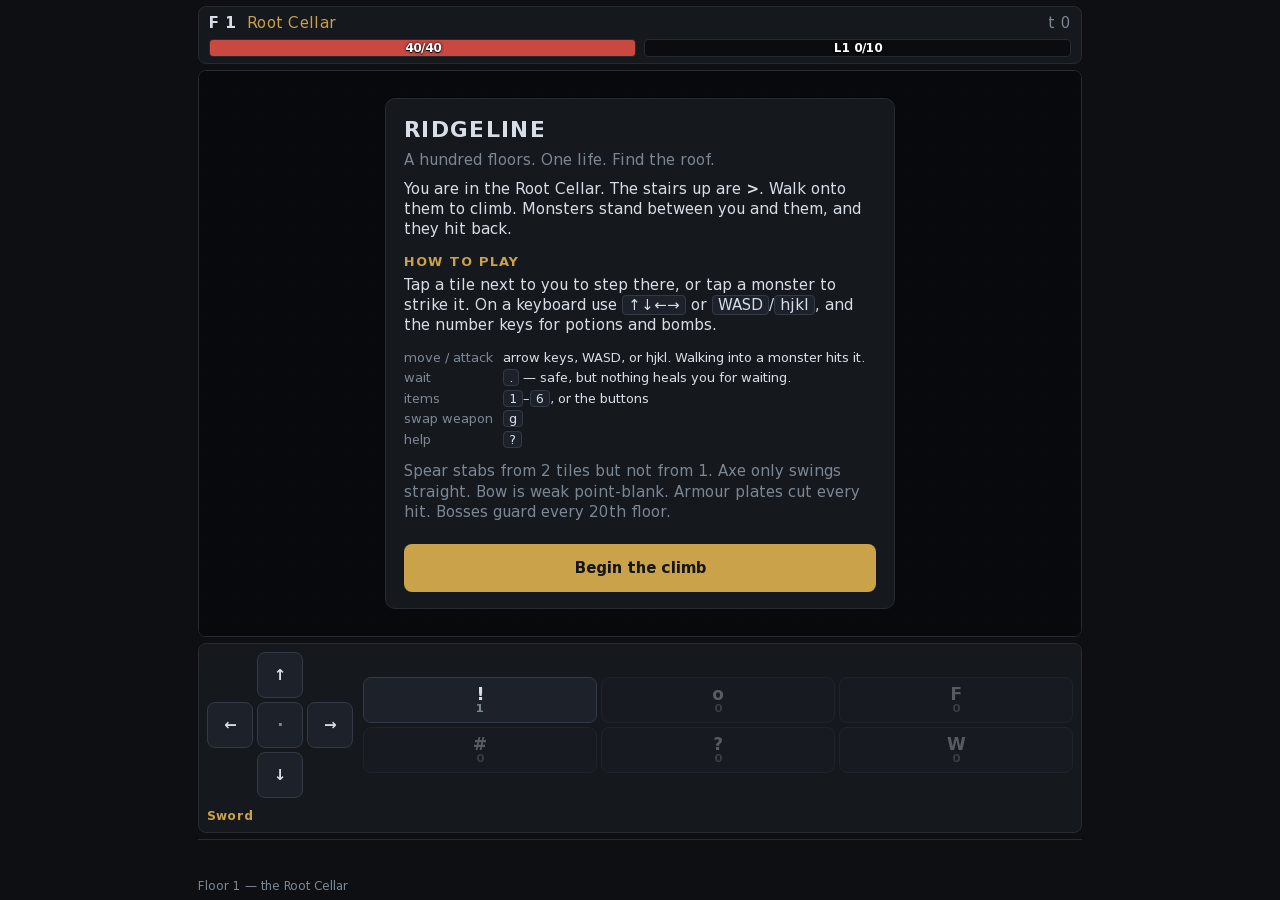
<file: index.html>
<!doctype html>
<html lang="en">
<head>
<meta charset="utf-8">
<meta name="viewport" content="width=device-width, initial-scale=1, maximum-scale=1, user-scalable=no, viewport-fit=cover">
<meta name="color-scheme" content="dark">
<meta name="description" content="Ridgeline — climb a hundred-floor tower. One file, no network, offline.">
<meta name="theme-color" content="#0d0f12">
<title>Ridgeline</title>
<style>
@font-face {
  font-family: "Ridgeline Sans";
  font-style: normal;
  font-weight: 400;
  src: url([data-uri]) format("woff2");
}
@font-face {
  font-family: "Ridgeline Sans";
  font-style: normal;
  font-weight: 700;
  src: url([data-uri]) format("woff2");
}

/**
 * Ridgeline sheet.
 *
 * Layout is a five-row grid — hud, stage, controls, log — where the stage row is
 * `minmax(0, 1fr)`. That `minmax(0, ...)` is not decoration: a grid row defaults
 * to content size, and a canvas contributes its intrinsic bitmap height, so a
 * `1fr` row measured 422px inside a 239px wrapper and painted over the control
 * bar, swallowing taps. The same reason appears as `overflow: hidden` on #stage.
 *
 * Touch targets are at least 44px because Android's own guidance is 48dp and the
 * controls are the game: a control you cannot hit reliably is a control that does
 * not exist.
 */

:root {
  --bg: #0d0f12;
  --panel: #15181d;
  --edge: #262b33;
  --ink: #d8dee7;
  --dim: #7c8794;
  --hp: #c9483f;
  --xp: #4f83b1;
  --accent: #c9a24a;
  --good: #6fae62;
}

* { box-sizing: border-box; }

/* [hidden] must mean hidden. `display: flex` here would otherwise beat the
 * attribute's UA rule and leave the overlay painted while JS believed it gone. */
[hidden] { display: none !important; }

html, body {
  margin: 0;
  padding: 0;
  height: 100%;
  background: var(--bg);
  color: var(--ink);
  font-family: "Ridgeline Sans", ui-monospace, monospace;
  font-size: 15px;
  line-height: 1.35;
  overscroll-behavior: none;
  -webkit-text-size-adjust: 100%;
  touch-action: manipulation;
}

#app {
  display: grid;
  grid-template-rows: auto minmax(0, 1fr) auto auto;
  gap: 6px;
  height: 100vh;
  height: 100dvh;
  padding: calc(6px + env(safe-area-inset-top)) 8px calc(6px + env(safe-area-inset-bottom));
  max-width: 900px;
  margin: 0 auto;
}

/* ---------- HUD ---------- */

#hud {
  background: var(--panel);
  border: 1px solid var(--edge);
  border-radius: 8px;
  padding: 6px 10px;
}

.hud-row {
  display: flex;
  align-items: baseline;
  gap: 12px;
  flex-wrap: wrap;
}

.stat { font-weight: 700; letter-spacing: 0.02em; }
.stat.zone { color: var(--accent); font-weight: 400; }
.stat.dim { color: var(--dim); font-weight: 400; margin-left: auto; }

.bars { display: flex; gap: 8px; margin-top: 6px; }

.bar {
  position: relative;
  flex: 1 1 0;
  height: 18px;
  background: #0a0c0f;
  border: 1px solid var(--edge);
  border-radius: 4px;
  overflow: hidden;
}

.bar .fill {
  height: 100%;
  width: 0%;
  transition: width 120ms linear;
}
.bar.hp .fill { background: var(--hp); }
.bar.xp .fill { background: var(--xp); }

.bar-label {
  position: absolute;
  inset: 0;
  display: flex;
  align-items: center;
  justify-content: center;
  font-size: 12px;
  font-weight: 700;
  color: #fff;
  text-shadow: 0 1px 0 #000, 0 0 3px #000;
}

/* ---------- Stage ---------- */

#stage {
  position: relative;
  background: #08090c;
  border: 1px solid var(--edge);
  border-radius: 8px;
  overflow: hidden;
  display: flex;
  align-items: center;
  justify-content: center;
  min-height: 0;
}

#game {
  display: block;
  /* Absolutely positioned to fill #stage, which is `position: relative` and
   * already clips with `overflow: hidden`.
   *
   * This rule is load-bearing in a way that is invisible until it breaks. A
   * canvas with no CSS size falls back to the intrinsic 300x150 default, so
   * `getBoundingClientRect()` on it returns 300x150 -- and relayout() measures
   * exactly that box to choose the tile size. The first boot after this rule went
   * missing picked tile 6 in a stage that was really 884px wide: a tiny, correct
   * rendering of the wrong box. Positioning it here also takes the canvas out of
   * the flex flow, so it can never contribute its bitmap height to the stage row
   * (the same hazard the `minmax(0, 1fr)` on #app guards against).
   *
   * `image-rendering: pixelated` is deliberately absent: the bitmap is sized to
   * the CSS box times devicePixelRatio, so nothing is upscaled and the property
   * would only harden glyph edges. Removed for that reason, not for tidiness. */
  position: absolute;
  inset: 0;
  touch-action: none;
}

/* ---------- Controls ---------- */

#controls {
  display: grid;
  grid-template-columns: auto 1fr;
  align-items: center;
  gap: 10px;
  background: var(--panel);
  border: 1px solid var(--edge);
  border-radius: 8px;
  padding: 8px;
}

#weapon-line {
  grid-column: 1 / -1;
  display: flex;
  gap: 10px;
  font-size: 12px;
}
#hud-weapon { color: var(--accent); }

#dpad { display: grid; justify-items: center; gap: 4px; }
.dpad-mid { display: flex; gap: 4px; }

.key, .act {
  font: inherit;
  font-weight: 700;
  color: var(--ink);
  background: #1d222a;
  border: 1px solid #333a45;
  border-radius: 8px;
  min-width: 46px;
  min-height: 46px;
  padding: 0;
  cursor: pointer;
  display: flex;
  align-items: center;
  justify-content: center;
}
.key:active, .act:active { background: #2b333e; border-color: var(--accent); }
.key.wait { color: var(--dim); }

#quick {
  display: grid;
  grid-template-columns: repeat(3, minmax(0, 1fr));
  gap: 4px;
}

.act { position: relative; flex-direction: column; gap: 0; min-height: 46px; }
.act .g { font-size: 17px; line-height: 1; }
.act .c { font-size: 11px; color: var(--dim); line-height: 1; }
.act[data-empty="1"] { opacity: 0.34; }

/* ---------- Log ---------- */

#log {
  height: 4.6em;
  overflow: hidden;
  font-size: 12px;
  color: var(--dim);
  border-top: 1px solid var(--edge);
  padding-top: 4px;
  display: flex;
  flex-direction: column-reverse;
}
#log p { margin: 0; }
#log p.hurt { color: var(--hp); }
#log p.kill { color: var(--good); }
#log p.loot { color: var(--accent); }
#log p.boss { color: #d1707f; font-weight: 700; }
#log p.level { color: var(--xp); font-weight: 700; }
#log p.death { color: var(--hp); font-weight: 700; }

/* ---------- Overlay (title / help / dead / won) ---------- */

#overlay {
  position: absolute;
  inset: 0;
  background: rgba(8, 9, 12, 0.94);
  display: flex;
  align-items: center;
  justify-content: center;
  padding: 14px;
  overflow: auto;
}

.card {
  background: var(--panel);
  border: 1px solid var(--edge);
  border-radius: 10px;
  padding: 16px 18px;
  max-width: 34em;
  width: 100%;
}

.card h1 { margin: 0 0 6px; font-size: 22px; letter-spacing: 0.06em; }
.card h2 { margin: 14px 0 4px; font-size: 13px; color: var(--accent); text-transform: uppercase; letter-spacing: 0.08em; }
.card p { margin: 0 0 8px; color: var(--ink); }
.card .sub { color: var(--dim); }
.card kbd {
  font: inherit;
  background: #1d222a;
  border: 1px solid #333a45;
  border-radius: 4px;
  padding: 0 5px;
}
.card .keys { display: grid; grid-template-columns: auto 1fr; gap: 3px 10px; font-size: 13px; }
.card .keys dt { color: var(--dim); }
.card .keys dd { margin: 0; }

.card .go {
  font: inherit;
  font-weight: 700;
  width: 100%;
  min-height: 48px;
  margin-top: 14px;
  background: var(--accent);
  color: #14161a;
  border: 0;
  border-radius: 8px;
  cursor: pointer;
}
.card .go:active { filter: brightness(1.12); }
.card .ghost {
  font: inherit;
  width: 100%;
  min-height: 44px;
  margin-top: 8px;
  background: transparent;
  color: var(--dim);
  border: 1px solid var(--edge);
  border-radius: 8px;
  cursor: pointer;
}

.stats-grid {
  display: grid;
  grid-template-columns: repeat(2, minmax(0, 1fr));
  gap: 4px 12px;
  font-size: 13px;
  margin-top: 6px;
}
.stats-grid b { color: var(--ink); }
.stats-grid span { color: var(--dim); }

/* ---------- Landscape: controls beside the map, not under it ---------- */

@media (orientation: landscape) and (max-height: 560px) {
  #app {
    grid-template-rows: auto minmax(0, 1fr) auto;
    grid-template-columns: minmax(0, 1fr) auto;
    grid-template-areas:
      "hud hud"
      "stage controls"
      "log log";
  }
  #hud { grid-area: hud; }
  #stage { grid-area: stage; }
  #controls {
    grid-area: controls;
    grid-template-columns: auto;
    /* Height is the scarce axis in landscape: HUD + stage + log + controls must
       share ~390px, and the controls column is only ~257px of it. Before the
       sizes below it wanted ~295px, and a grid with no scroll container simply
       spills -- the last two item buttons sat past the viewport bottom,
       invisible and untappable. This is the guarantee for *shorter* viewports
       than the one the sizes are fitted to, so the escape hatch stays even
       though it should not be needed. A control you have to scroll for is bad;
       a control that is not on screen at all is worse. */
    overflow-y: auto;
    min-height: 0;
  }
  #dpad { gap: 2px; }
  #dpad .key { min-width: 42px; min-height: 38px; }
  /* 3 columns x 2 rows instead of 2 x 3: two rows of item buttons, saving one
     row of height, which is what landscape is actually short of. The glyphs are
     one character each, so a narrower cell costs nothing readable. */
  #quick { grid-template-columns: repeat(3, minmax(0, 1fr)); gap: 3px; }
  .act { min-height: 34px; padding: 2px; gap: 1px; }
  .act .g { font-size: 15px; }
  #log { grid-area: log; height: 3.2em; }
  .card { max-height: 92%; }
}

@media (prefers-reduced-motion: reduce) {
  .bar .fill { transition: none; }
}

</style>
</head>
<body>
<div id="app">
  <header id="hud">
    <div class="hud-row">
      <span id="hud-floor" class="stat">F 1</span>
      <span id="hud-zone" class="stat zone">Root Cellar</span>
      <span id="hud-turn" class="stat dim">t 0</span>
    </div>
    <div class="bars">
      <div class="bar hp"><div id="bar-hp" class="fill"></div><span id="txt-hp" class="bar-label">40/40</span></div>
      <div class="bar xp"><div id="bar-xp" class="fill"></div><span id="txt-xp" class="bar-label">L1 0/10</span></div>
    </div>
  </header>

  <main id="stage">
    <canvas id="game" aria-label="Dungeon view"></canvas>
    <div id="overlay" hidden></div>
  </main>

  <footer id="controls">
    <div id="dpad" aria-label="Move">
      <button class="key up" data-dir="n" aria-label="Move north">↑</button>
      <div class="dpad-mid">
        <button class="key left" data-dir="w" aria-label="Move west">←</button>
        <button class="key wait" data-act="wait" aria-label="Wait a turn">·</button>
        <button class="key right" data-dir="e" aria-label="Move east">→</button>
      </div>
      <button class="key down" data-dir="s" aria-label="Move south">↓</button>
    </div>
    <div id="quick" aria-label="Actions">
      <button class="act" data-use="potion" aria-label="Drink a potion"><span class="g">!</span><span class="c" id="cnt-potion">0</span></button>
      <button class="act" data-use="bomb" aria-label="Throw a bomb"><span class="g">o</span><span class="c" id="cnt-bomb">0</span></button>
      <button class="act" data-use="torch" aria-label="Light a torch"><span class="g">F</span><span class="c" id="cnt-torch">0</span></button>
      <button class="act" data-use="scroll" aria-label="Read a scroll"><span class="g">#</span><span class="c" id="cnt-scroll">0</span></button>
      <button class="act" data-use="elixir" aria-label="Drink an elixir"><span class="g">?</span><span class="c" id="cnt-elixir">0</span></button>
      <button class="act" data-use="wings" aria-label="Use wings"><span class="g">W</span><span class="c" id="cnt-wings">0</span></button>
    </div>
    <div id="weapon-line">
      <span id="hud-weapon" class="stat">Sword</span>
      <span id="hud-mana" class="stat dim"></span>
    </div>
  </footer>

  <section id="log" aria-live="polite" aria-label="Messages"></section>
</div>
<script>
(function () {
'use strict';

// ---- src/content.js ----
/**
 * content.js — the game's numbers, in one place.
 *
 * This file is the balance sheet. It contains no randomness and no game state:
 * given a floor, it answers what lives there and what you can find. Every
 * derived quantity (a player's damage, an enemy's hp) is a pure function of the
 * inputs, so tools/simulate.py can replay thousands of runs against exactly the
 * arithmetic the browser runs, and so a tuning change is a change to a table
 * rather than a hunt through the combat code.
 *
 * The shape of the difficulty
 * ---------------------------
 * 100 floors, five zones of 20. Each zone's 20th floor is a boss. Normal play
 * should win by floor 50-80 with most resources spent; the numbers below were
 * not guessed, they were iterated against the simulator until the win-rate
 * curve looked like that. See tests/balance.test.mjs for what is pinned.
 */

/** Bump when the tables below change, so old seeds mean old balance. */
const SEED_EPOCH = 1;

const TOTAL_FLOORS = 100;
const ZONE_LENGTH = 20;

/** Finite domain choices, so a typo is a crash rather than a silent buff. */

const WeaponKind = Object.freeze({
  Sword: 'sword',
  Axe: 'axe',
  Bow: 'bow',
  Spear: 'spear',
  Wand: 'wand',
});

const ConsumableKind = Object.freeze({
  Potion: 'potion',
  Elixir: 'elixir',
  Bomb: 'bomb',
  Torch: 'torch',
  Scroll: 'scroll',
  Wings: 'wings',
  Shard: 'shard',
});

const EnemyKind = Object.freeze({
  Rat: 'rat',
  Bat: 'bat',
  Goblin: 'goblin',
  Skeleton: 'skeleton',
  Orc: 'orc',
  Ghost: 'ghost',
  Warg: 'warg',
  Cultist: 'cultist',
  Golem: 'golem',
  Wraith: 'wraith',
  Knight: 'knight',
  Drake: 'drake',
});

const BossKind = Object.freeze({
  GoblinKing: 'goblinKing',
  BoneTsar: 'boneTsar',
  HollowAbbot: 'hollowAbbot',
  StoneTyrant: 'stoneTyrant',
  EmberDrake: 'emberDrake',
});

/**
 * Weapons. `dice` is the per-hit damage range before the player's bonus;
 * `critChance`/`critMult` are the skill-free part of the odds; `range` is in
 * tiles and 1 means adjacent; `ammo` of 0 means unlimited.
 *
 * The four ranged/one-handed choices trade raw damage for either reach or
 * safety. A bow outranges everything but is weak at arm's length; a wand hits
 * diagonally through nothing and has ammo; a spear attacks from two tiles away
 * without ammo but cannot hit an adjacent enemy. Those asymmetries are the
 * decision the player makes every time they find a new weapon.
 */
const WEAPONS = Object.freeze({
  [WeaponKind.Sword]: {
    label: 'Sword', glyph: '/', hits: 1, dice: [3, 6], critChance: 10, critMult: 2,
    range: 1, minRange: 1, diagonal: true, ammo: 0, minFloor: 1, tier: 1,
    note: 'Reliable. Hits adjacent in all eight directions.',
  },
  [WeaponKind.Axe]: {
    label: 'Axe', glyph: '\\', hits: 1, dice: [5, 9], critChance: 5, critMult: 2,
    range: 1, minRange: 1, diagonal: false, ammo: 0, minFloor: 1, tier: 1,
    note: 'Heavy, but only in the four cardinal directions.',
  },
  [WeaponKind.Bow]: {
    label: 'Bow', glyph: ')', hits: 1, dice: [2, 4], critChance: 20, critMult: 2,
    range: 5, minRange: 1, diagonal: true, ammo: 0, minFloor: 4, tier: 2,
    note: 'Shoots up to 5 tiles. Weak point-blank.',
  },
  [WeaponKind.Spear]: {
    label: 'Spear', glyph: '|', hits: 1, dice: [4, 7], critChance: 12, critMult: 2,
    range: 2, minRange: 2, diagonal: false, ammo: 0, minFloor: 6, tier: 2,
    note: 'Stabs 2 tiles straight. Cannot hit an adjacent enemy.',
  },
  [WeaponKind.Wand]: {
    label: 'Wand', glyph: '*', hits: 1, dice: [6, 10], critChance: 15, critMult: 2,
    range: 4, minRange: 1, diagonal: true, ammo: 12, minFloor: 12, tier: 3,
    note: 'Strong bolts, 12 charges. Find mana to recharge.',
  },
});

/** Upgrade tiers apply on top of a weapon's base dice: +1..+5. */
const WEAPON_UPGRADE_MAX = 5;
function weaponDamageRange(weapon, plusLevel) {
  const base = WEAPONS[weapon].dice;
  const plus = clampInt(plusLevel, 0, WEAPON_UPGRADE_MAX);
  return [base[0] + plus, base[1] + plus * 2];
}

const CONSUMABLES = Object.freeze({
  [ConsumableKind.Potion]: {
    label: 'Potion', glyph: '!', heals: 12, minFloor: 1, stack: 5,
    note: 'Restores 12 health.',
  },
  [ConsumableKind.Elixir]: {
    label: 'Elixir', glyph: '?', heals: 0, minFloor: 15, stack: 3,
    note: 'Permanently +1 max health and +1 damage.',
  },
  [ConsumableKind.Bomb]: {
    label: 'Bomb', glyph: 'o', damage: 18, radius: 1, minFloor: 8, stack: 4,
    note: '3x3 blast for 18. Hurts nothing of yours.',
  },
  [ConsumableKind.Torch]: {
    label: 'Torch', glyph: 'F', radius: 8, duration: 60, minFloor: 3, stack: 3,
    note: 'Wide light for 60 turns — about a third of a floor.',
  },
  [ConsumableKind.Scroll]: {
    label: 'Scroll', glyph: '#', minFloor: 10, stack: 2,
    note: 'Teleports you upstairs, skipping the floor.',
  },
  [ConsumableKind.Wings]: {
    label: 'Wings', glyph: 'W', minFloor: 25, stack: 1,
    note: 'Escape the floor untouched, enemies stay below.',
  },
  [ConsumableKind.Shard]: {
    label: 'Shard', glyph: 'm', heals: 0, minFloor: 12, stack: 4,
    note: 'Restores 6 wand charges.',
  },
});

/** Mana restored by a mana shard, the wand's only fuel source. */
const MANA_SHARD_RESTORE = 6;
const MANA_MAX = 24;

/**
 * Enemies. hp/damage are the *zone 1* values; the per-floor multipliers below
 * scale them, and the tier says which zones the enemy may appear in.
 *
 * `ability` is the one special behaviour each kind has, and is the reason the
 * player must play differently against different monsters:
 *   rusher  - moves 2 tiles per turn (bats, wargs)
 *   ranged  - fires a projectile at sight instead of closing (cultists, wraiths)
 *   swarm   - 3-5 spawn together (rats, skeletons)
 *   tough   - takes 1 less damage from every hit, minimum 1 (golems, knights)
 *   drain   - heals itself for the damage it deals (wraiths)
 */
const ENEMIES = Object.freeze({
  [EnemyKind.Rat]: {
    label: 'rat', glyph: 'r', hp: 5, damage: [1, 2], armor: 0, xp: 2, tier: 1,
    ability: 'swarm', speed: 1,
  },
  [EnemyKind.Bat]: {
    label: 'bat', glyph: 'b', hp: 4, damage: [1, 3], armor: 0, xp: 3, tier: 1,
    ability: 'rusher', speed: 2,
  },
  [EnemyKind.Goblin]: {
    label: 'goblin', glyph: 'g', hp: 9, damage: [2, 4], armor: 0, xp: 4, tier: 1,
    ability: 'none', speed: 1,
  },
  [EnemyKind.Skeleton]: {
    label: 'skeleton', glyph: 's', hp: 8, damage: [2, 3], armor: 0, xp: 4, tier: 2,
    ability: 'swarm', speed: 1,
  },
  [EnemyKind.Orc]: {
    label: 'orc', glyph: 'o', hp: 16, damage: [3, 6], armor: 0, xp: 7, tier: 2,
    ability: 'none', speed: 1,
  },
  [EnemyKind.Ghost]: {
    label: 'ghost', glyph: 'h', hp: 10, damage: [2, 5], armor: 1, xp: 8, tier: 2,
    ability: 'none', speed: 1,
  },
  [EnemyKind.Warg]: {
    label: 'warg', glyph: 'w', hp: 18, damage: [4, 7], armor: 0, xp: 10, tier: 3,
    ability: 'rusher', speed: 2,
  },
  [EnemyKind.Cultist]: {
    label: 'cultist', glyph: 'c', hp: 14, damage: [3, 5], armor: 0, xp: 11, tier: 3,
    ability: 'ranged', speed: 1, projectile: [3, 6],
  },
  [EnemyKind.Golem]: {
    label: 'golem', glyph: 'G', hp: 34, damage: [5, 9], armor: 2, xp: 16, tier: 4,
    ability: 'tough', speed: 1,
  },
  [EnemyKind.Wraith]: {
    label: 'wraith', glyph: 'y', hp: 22, damage: [4, 8], armor: 1, xp: 18, tier: 4,
    ability: 'drain', speed: 1,
  },
  [EnemyKind.Knight]: {
    label: 'knight', glyph: 'K', hp: 40, damage: [6, 11], armor: 2, xp: 22, tier: 5,
    ability: 'tough', speed: 1,
  },
  [EnemyKind.Drake]: {
    label: 'drake', glyph: 'd', hp: 30, damage: [5, 10], armor: 1, xp: 24, tier: 5,
    ability: 'ranged', speed: 1, projectile: [5, 9],
  },
});

/**
 * Bosses. Each is a distinct fight, not a stat stick:
 *
 *   Goblin King  - summons rat swarms when hurt. Teaches AoE.
 *   Bone Tsar    - armoured, hits for a lot. Teaches armour penetration.
 *   Hollow Abbot - keeps distance and fires; ranged answer required.
 *   Stone Tyrant - 3 armour, slow. Burst or die.
 *   Ember Drake  - ranged AND melee AND summons. Everything at once.
 */
const BOSSES = Object.freeze({
  [BossKind.GoblinKing]: {
    label: 'the Goblin King', glyph: 'G', hp: 55, damage: [4, 7], armor: 0, xp: 40,
    ability: 'summon', summonKind: EnemyKind.Rat, summonEvery: 3,
    floorHint: 'F 20', taunt: 'Goblins answer the horn!',
  },
  [BossKind.BoneTsar]: {
    label: 'the Bone Tsar', glyph: 'T', hp: 95, damage: [6, 10], armor: 2, xp: 70,
    ability: 'tough', summonEvery: 0,
    floorHint: 'F 40', taunt: 'Bone does not bend.',
  },
  [BossKind.HollowAbbot]: {
    label: 'the Hollow Abbot', glyph: 'A', hp: 130, damage: [7, 11], armor: 1, xp: 110,
    ability: 'ranged', projectile: [6, 10], summonEvery: 0,
    floorHint: 'F 60', taunt: 'Pray. It will not help.',
  },
  [BossKind.StoneTyrant]: {
    label: 'the Stone Tyrant', glyph: 'S', hp: 190, damage: [9, 14], armor: 3, xp: 160,
    ability: 'tough', summonEvery: 0,
    floorHint: 'F 80', taunt: 'You will wear down first.',
  },
  [BossKind.EmberDrake]: {
    label: 'the Ember Drake', glyph: 'D', hp: 260, damage: [11, 17], armor: 2, xp: 300,
    ability: 'drake', projectile: [8, 13], summonKind: EnemyKind.Bat, summonEvery: 4,
    floorHint: 'F 100', taunt: 'Ash is all you leave.',
  },
});

/** Which boss guards which zone boundary. Index 0 guards floor 20, etc. */
const BOSS_ORDER = Object.freeze([
  BossKind.GoblinKing,
  BossKind.BoneTsar,
  BossKind.HollowAbbot,
  BossKind.StoneTyrant,
  BossKind.EmberDrake,
]);

function bossForFloor(floor) {
  if (floor % ZONE_LENGTH !== 0) return null;
  const index = floor / ZONE_LENGTH - 1;
  if (index < 0 || index >= BOSS_ORDER.length) return null;
  return BOSS_ORDER[index];
}

function zoneOfFloor(floor) {
  return Math.min(BOSS_ORDER.length, Math.floor((floor - 1) / ZONE_LENGTH) + 1);
}

const ZONES = Object.freeze([
  { name: 'Root Cellar', accent: '#5c8a58', floorRange: [1, 20] },
  { name: 'Bone Gallery', accent: '#8f8f6a', floorRange: [21, 40] },
  { name: 'The Drowned Nave', accent: '#4f7f9c', floorRange: [41, 60] },
  { name: 'Quarry of Kings', accent: '#9a6f4f', floorRange: [61, 80] },
  { name: 'Ember Throne', accent: '#a8573f', floorRange: [81, 100] },
]);

/**
 * Per-floor scaling. Deliberately two different curves:
 *
 *   hp scales ~linearly   -> fights get longer, which is readable
 *   damage scales ~sqrt   -> a mistake stays survivable deep in, so skill keeps
 *                             mattering; a linear damage curve makes floor 90
 *                             coin-flips, which is what the simulator showed
 *                             before this was split.
 *
 * enemyStat() is the only place these are applied.
 */
const HP_PER_FLOOR = 0.031;
const DAMAGE_SLOPE = 0.019;

function enemyStat(kind, floor) {
  const spec = ENEMIES[kind];
  if (!spec) throw new Error(`unknown enemy kind: ${kind}`);
  const hpScale = 1 + (floor - 1) * HP_PER_FLOOR;
  const damageScale = 1 + (floor - 1) * DAMAGE_SLOPE;
  return {
    hp: Math.round(spec.hp * hpScale),
    damage: [
      Math.max(1, Math.round(spec.damage[0] * damageScale)),
      Math.max(1, Math.round(spec.damage[1] * damageScale)),
    ],
    armor: spec.armor,
    xp: spec.xp,
  };
}

function bossStat(kind, floor) {
  const spec = BOSSES[kind];
  if (!spec) throw new Error(`unknown boss kind: ${kind}`);
  // Bosses are authored at their own floor, so scaling is only applied if a
  // caller ever places one elsewhere. Round-tripping the authored floor must be
  // a no-op, which is asserted in tests/balance.test.mjs.
  const authored = zoneOfFloor(floor) * ZONE_LENGTH;
  const drift = floor - authored;
  return {
    hp: Math.round(spec.hp * (1 + drift * HP_PER_FLOOR)),
    damage: [spec.damage[0], spec.damage[1]].map((v) => Math.max(1, Math.round(v * (1 + drift * DAMAGE_SLOPE)))),
    armor: spec.armor,
    xp: spec.xp,
    ability: spec.ability,
  };
}

/**
 * Which enemies may appear on a floor, weighted so the zone's signature monster
 * dominates while older kinds stay around at reduced weight. Keeping the early
 * kinds present means depth never becomes a wall of unfamiliar monsters.
 */
function enemyWeightsForFloor(floor) {
  const zone = zoneOfFloor(floor);
  const pairs = [];
  for (const [kind, spec] of Object.entries(ENEMIES)) {
    if (spec.tier > zone) continue;
    // Tier == zone is the signature: weight 10. Each tier older halves it.
    const age = zone - spec.tier;
    const weight = Math.max(1, Math.round(10 / (1 << age)));
    pairs.push([kind, weight]);
  }
  return pairs;
}

/** Count of normal enemies on a floor, boss floors excluded. */
function enemyCountForFloor(floor) {
  return 5 + Math.floor(floor / 8);
}

/**
 * Player progression. XP needed for level N+1 grows linearly, which keeps early
 * levels frequent enough to feel like progress and late levels slow enough that
 * level 20 means something.
 */
function xpForLevel(level) {
  if (level < 1) throw new Error('level starts at 1');
  return 10 + (level - 1) * 7;
}

const MAX_LEVEL = 30;

/**
 * Derived player stats. Every number the combat maths uses comes from here and
 * nowhere else, so the simulator and the UI cannot disagree about the player.
 *
 *   baseHp 40, +5/level, +1 per elixir
 *   damage bonus +1 per 2 levels, +1 per elixir
 *   armour from found plates only (never from level): taking a level should add
 *   offence and hp, not "you cannot be hurt", which is the mistake that made the
 *   first tuned build unloseable past floor 60.
 */
function playerStats({ level, elixirs, plates }) {
  if (!Number.isInteger(level) || level < 1) throw new Error('player level starts at 1');
  const clampedLevel = Math.min(level, MAX_LEVEL);
  return {
    maxHp: 40 + (clampedLevel - 1) * 5 + elixirs,
    damageBonus: Math.floor((clampedLevel - 1) / 2) + elixirs,
    armor: plates,
    /** Crit chance bonus from level: skill with the weapon, capped so a crit
     *  build never becomes guaranteed. */
    critBonus: Math.min(15, Math.floor((clampedLevel - 1) / 4) * 1),
  };
}

/**
 * Loot rolls for a floor. Kept separate from placement so the simulator can ask
 * "was this floor winnable" without generating a map.
 */
function lootWeightsForFloor(floor) {
  return [
    [ConsumableKind.Potion, 40],
    [ConsumableKind.Torch, floor >= CONSUMABLES[ConsumableKind.Torch].minFloor ? 18 : 0],
    [ConsumableKind.Bomb, floor >= CONSUMABLES[ConsumableKind.Bomb].minFloor ? 14 : 0],
    [ConsumableKind.Scroll, floor >= CONSUMABLES[ConsumableKind.Scroll].minFloor ? 9 : 0],
    [ConsumableKind.Elixir, floor >= CONSUMABLES[ConsumableKind.Elixir].minFloor ? 7 : 0],
    [ConsumableKind.Wings, floor >= CONSUMABLES[ConsumableKind.Wings].minFloor ? 4 : 0],
    [ConsumableKind.Shard, floor >= CONSUMABLES[ConsumableKind.Shard].minFloor ? 8 : 0],
  ].filter(([, weight]) => weight > 0);
}

// How much loot a floor holds. Two things the player can use, plus the floor's
// weapon roll; kept next to the weights above so density and rarity are read
// together.
const LOOT_PER_FLOOR = 2;
const WEAPON_CHANCE_PERCENT = 30;

function clampInt(value, min, max) {
  const n = Math.trunc(value);
  if (n < min) return min;
  if (n > max) return max;
  return n;
}


// ---- src/rng.js ----
/**
 * rng.js — deterministic randomness, and the one seed a game is identified by.
 *
 * Everything random in Ridgeline comes from here; nothing reads Math.random()
 * or the clock. That is not tidiness, it is what makes three things possible:
 *
 *   - A run is fully described by its seed, so a golden screenshot, the
 *     playability simulation in tools/simulate.py and a bug report can all
 *     reproduce the same tower exactly.
 *   - Difficulty tuning is done by simulating thousands of runs, which is only
 *     meaningful if a seed replays.
 *   - Tests can pin a behaviour to a seed instead of to a fuzzy average.
 *
 * sfc32, with the seeding folded through four mixing multiplies and 8 discarded
 * outputs. Two properties are checked by tests/rng.test.mjs rather than
 * assumed, because the first version of this file shipped a bug that only a
 * test of exactly these properties caught:
 *
 *   1. Successive outputs are uncorrelated. A step written so that `d` was
 *      returned directly produced 3206914815, 3206914816, 3206914817... —
 *      consecutive integers. Layouts generated with it looked plausible and the
 *      suite would not have noticed.
 *   2. Seeds differing by one character share no first output, so run 7 and run
 *      8 are different towers from the first draw.
 */

/** sfc32 with 8 warm-up steps; see the properties above. */
const WARMUP_STEPS = 8;

function makeRng(seedText) {
  if (typeof seedText !== 'string' || seedText.length === 0) {
    throw new Error('makeRng requires a non-empty seed string');
  }

  let h1 = 0x9e3779b9;
  let h2 = 0x85ebca6b;
  let h3 = 0xc2b2ae35;
  let h4 = 0x27d4eb2f;
  for (let i = 0; i < seedText.length; i += 1) {
    const ch = seedText.charCodeAt(i);
    h1 = (Math.imul(h1 ^ ch, 2654435761)) >>> 0;
    h2 = (Math.imul(h2 + ch, 1597334677)) >>> 0;
    h3 = (Math.imul(h3 ^ ch, 2246822519) + h1) >>> 0;
    h4 = (Math.imul(h4 + ch, 3266489917) ^ h2) >>> 0;
  }
  let a = h1 >>> 0;
  let b = h2 >>> 0;
  let c = h3 >>> 0;
  let d = h4 >>> 0;

  /** One sfc32 step. Returns uint32. */
  function next() {
    const t = ((a << 9) ^ a) >>> 0;
    a = (b + d) >>> 0;
    // b << 3 alone would drop the top three bits of b out of the state forever
    // once rotated through; the rotate keeps all 32 in play.
    b = ((b << 3) | (b >>> 29)) ^ c;
    c = (((c >>> 8) ^ c) << 0) >>> 0;
    c = (c ^ t) >>> 0;
    d = (d + 1) >>> 0;
    return c >>> 0;
  }

  for (let i = 0; i < WARMUP_STEPS; i += 1) next();

  /** Uniform float in [0, 1). */
  function float() {
    return next() / 4294967296;
  }

  /** Uniform integer in [0, maxExclusive). */
  function int(maxExclusive) {
    if (!(maxExclusive >= 1)) throw new Error(`int() needs a positive bound, got ${maxExclusive}`);
    return next() % maxExclusive;
  }

  /** Uniform integer in [min, max] inclusive. */
  function range(min, max) {
    return min + int(max - min + 1);
  }

  /** True with the given probability, as an integer percent out of 100. */
  function chance(percent) {
    return int(100) < percent;
  }

  /** Pick one element. Throws on an empty list rather than returning undefined. */
  function pick(list) {
    if (!Array.isArray(list) || list.length === 0) throw new Error('pick() needs a non-empty array');
    return list[int(list.length)];
  }

  /** Weighted pick from [[item, weight], ...]. Weights must be non-negative. */
  function weighted(pairs) {
    let total = 0;
    for (const [, weight] of pairs) {
      if (!(weight >= 0)) throw new Error('weighted() needs non-negative weights');
      total += weight;
    }
    if (total <= 0) throw new Error('weighted() needs a positive total weight');
    let roll = float() * total;
    for (const [item, weight] of pairs) {
      roll -= weight;
      if (roll < 0) return item;
    }
    return pairs[pairs.length - 1][0];
  }

  /** Fisher-Yates, in place; returns the same array. */
  function shuffle(list) {
    for (let i = list.length - 1; i > 0; i -= 1) {
      const j = int(i + 1);
      const tmp = list[i];
      list[i] = list[j];
      list[j] = tmp;
    }
    return list;
  }

  /** Snapshot / restore, so the playability harness can replay from a point. */
  function save() {
    return [a, b, c, d];
  }

  function restore(state) {
    [a, b, c, d] = state;
  }

  return { next, float, int, range, chance, pick, weighted, shuffle, save, restore };
}

/**
 * Seed text for run N of an epoch. A plain string rather than a number so a
 * player can be told a seed and repeat it, and so an epoch bump (a balance
 * change) cannot silently collide with a tower from the old balance.
 */
function seedForRun(epoch, runIndex) {
  if (!Number.isInteger(runIndex) || runIndex < 0) throw new Error('runIndex must be a non-negative integer');
  return `ridgeline-${epoch}-${runIndex}`;
}


// ---- src/dungeon.js ----
/**
 * dungeon.js — floor layout, and the reachability proof that goes with it.
 *
 * A roguelike floor is only fair if the stairs are always reachable and the
 * player is never sealed in with a monster. That property is not something a
 * random generator "usually" gives you: BSP splits can carve a room that its
 * corridor failed to connect, and a naive carve can leave an isolated pocket.
 * So this file does three things in order and refuses to return a floor that
 * fails the third:
 *
 *   1. Carve rooms with recursive binary space partitioning.
 *   2. Connect them with L-corridors, following the BSP tree so the result is a
 *      tree (hence connected by construction) rather than hoping.
 *   3. Flood fill from the entrance and assert every room, the stairs, and all
 *      spawn points are in the same region. If they are not, throw.
 *
 * The assertion is not belt-and-braces: an earlier version of the corridor step
 * used the *center* of a room whose stored center was off by one after the
 * minimum-size clamp, which produced a corridor that stopped one tile short.
 * The layout looked fine and the flood fill caught it.
 */

/** Tile kinds. Numeric so the render loop and the pathfinder compare cheaply. */
const Tile = Object.freeze({
  Wall: 0,
  Floor: 1,
  StairsUp: 2,
  Entrance: 3,
});

/** A generated floor. `grid` is row-major, `rooms` and `spawns` are derived. */
const FloorSize = Object.freeze({ width: 56, height: 44 });

const MIN_ROOM = 4;
const MAX_ROOM = 9;
/**
 * Split until a leaf is smaller than this in either axis.
 *
 * 7 rather than the 9 that first worked: at LEAF_MIN 9 a 34x22 map yields 4-6
 * rooms (p50 6 over 4000 seeds), and a floor with 11 enemies in 6 rooms has no
 * place for the player to choose a fight. At 7 the same map yields 8-12 rooms
 * and every floor still passes the reachability proof below.
 */
const LEAF_MIN = 7;

function makeGrid(width, height) {
  const grid = new Uint8Array(width * height);
  return grid;
}

function inBounds(grid, w, h, x, y) {
  return x >= 0 && y >= 0 && x < w && y < h;
}

/**
 * A BSP leaf. `x, y, w, h` is the *half-open* rectangle: the cell at
 * (x + w - 1, y + h - 1) is the last one inside it. Half-open bounds are used
 * throughout this file so neighbouring leaves never overlap by one cell.
 */
function splitLeaf(leaf, rng, out) {
  const canSplitX = leaf.w >= LEAF_MIN * 2;
  const canSplitY = leaf.h >= LEAF_MIN * 2;
  if (!canSplitX && !canSplitY) {
    out.push(leaf);
    return;
  }
  // Split along the longer axis, so leaves stay roughly square rather than
  // degenerating into 9x1 strips that cannot hold a room.
  const splitX = canSplitX && canSplitY ? rng.chance(leaf.w >= leaf.h ? 70 : 30) : canSplitX;
  // An internal node is NOT pushed to `out`: only leaves hold rooms. Pushing the
  // parent as well yields overlapping rectangles and double-carved floors.
  if (splitX) {
    const cut = rng.range(LEAF_MIN, leaf.w - LEAF_MIN);
    splitLeaf({ x: leaf.x, y: leaf.y, w: cut, h: leaf.h, parent: leaf }, rng, out);
    splitLeaf({ x: leaf.x + cut, y: leaf.y, w: leaf.w - cut, h: leaf.h, parent: leaf }, rng, out);
  } else {
    const cut = rng.range(LEAF_MIN, leaf.h - LEAF_MIN);
    splitLeaf({ x: leaf.x, y: leaf.y, w: leaf.w, h: cut, parent: leaf }, rng, out);
    splitLeaf({ x: leaf.x, y: leaf.y + cut, w: leaf.w, h: leaf.h - cut, parent: leaf }, rng, out);
  }
}

/**
 * Turn leaves into rooms, then carve.
 *
 * Each leaf gets one room inset by 1 (so rooms never touch the map edge or each
 * other across a leaf boundary), with a random size inside the leaf.
 */
function carveRooms(leafList, grid, w, h, rng) {
  const rooms = [];
  for (const leaf of leafList) {
    const maxW = Math.min(MAX_ROOM, leaf.w - 2);
    const maxH = Math.min(MAX_ROOM, leaf.h - 2);
    if (maxW < MIN_ROOM || maxH < MIN_ROOM) continue;
    const rw = rng.range(MIN_ROOM, maxW);
    const rh = rng.range(MIN_ROOM, maxH);
    const rx = leaf.x + 1 + rng.int(leaf.w - 2 - rw + 1);
    const ry = leaf.y + 1 + rng.int(leaf.h - 2 - rh + 1);
    const room = { x: rx, y: ry, w: rw, h: rh, cx: rx + (rw >> 1), cy: ry + (rh >> 1) };
    rooms.push(room);
    for (let y = ry; y < ry + rh; y += 1) {
      for (let x = rx; x < rx + rw; x += 1) {
        grid[y * w + x] = Tile.Floor;
      }
    }
  }
  return rooms;
}

function carveH(grid, w, x0, x1, y) {
  for (let x = Math.min(x0, x1); x <= Math.max(x0, x1); x += 1) grid[y * w + x] = Tile.Floor;
}

function carveV(grid, w, y0, y1, x) {
  for (let y = Math.min(y0, y1); y <= Math.max(y0, y1); y += 1) grid[y * w + x] = Tile.Floor;
}

/** The room whose centre is closest to the map's centre, ties broken by order. */
function nearestToCentre(rooms, w, h) {
  let best = rooms[0];
  let bestD = Infinity;
  for (const room of rooms) {
    const d = (room.cx - w / 2) ** 2 + (room.cy - h / 2) ** 2;
    if (d < bestD) {
      bestD = d;
      best = room;
    }
  }
  return best;
}

/**
 * Connect every consecutive pair of rooms with an L-corridor.
 *
 * Rooms are ordered by leaf creation, which follows the BSP traversal, so
 * consecutive rooms are near neighbours in space. Connecting i to i+1 for all i
 * therefore yields a *path graph* over the rooms: connected by construction,
 * with no chance of an orphan. A minimum-spanning-tree would give shorter
 * corridors and a more "designed" look; the path graph is chosen because its
 * connectivity is structural rather than a property of the metric, and because
 * longer winding corridors are better for a game about being seen.
 *
 * The turn point alternates so corridors do not all bend the same way.
 */
function carveCorridors(rooms, grid, w, rng) {
  for (let i = 1; i < rooms.length; i += 1) {
    const a = rooms[i - 1];
    const b = rooms[i];
    if (rng.chance(50)) {
      carveH(grid, w, a.cx, b.cx, a.cy);
      carveV(grid, w, a.cy, b.cy, b.cx);
    } else {
      carveV(grid, w, a.cy, b.cy, a.cx);
      carveH(grid, w, a.cx, b.cx, b.cy);
    }
  }
}

/**
 * 4-connected flood fill from (sx, sy) over walkable tiles.
 *
 * 4-connected, not 8: the player moves in four directions (see app.js
 * `movePlayer`), so a diagonal gap is not walkable. Using 8 here would certify
 * floors the player cannot actually cross, which is the exact bug class this
 * function exists to prevent.
 */
function floodFill(grid, w, h, sx, sy) {
  const seen = new Uint8Array(w * h);
  if (!inBounds(grid, w, h, sx, sy) || grid[sy * w + sx] === Tile.Wall) return seen;
  const stack = [sy * w + sx];
  seen[sy * w + sx] = 1;
  while (stack.length > 0) {
    const index = stack.pop();
    const x = index % w;
    const y = (index / w) | 0;
    if (x > 0 && !seen[index - 1] && grid[index - 1] !== Tile.Wall) { seen[index - 1] = 1; stack.push(index - 1); }
    if (x < w - 1 && !seen[index + 1] && grid[index + 1] !== Tile.Wall) { seen[index + 1] = 1; stack.push(index + 1); }
    if (y > 0 && !seen[index - w] && grid[index - w] !== Tile.Wall) { seen[index - w] = 1; stack.push(index - w); }
    if (y < h - 1 && !seen[index + w] && grid[index + w] !== Tile.Wall) { seen[index + w] = 1; stack.push(index + w); }
  }
  return seen;
}

/** True when every listed point is reachable from `from` on walkable floor. */
function allReachable(grid, w, h, from, points) {
  const seen = floodFill(grid, w, h, from.x, from.y);
  return points.every((p) => seen[p.y * w + p.x] === 1);
}

/** Floor tiles that are open (no wall adjacency on all four sides is NOT required). */
function openFloorTiles(grid, w, h) {
  const list = [];
  for (let y = 0; y < h; y += 1) {
    for (let x = 0; x < w; x += 1) {
      if (grid[y * w + x] === Tile.Floor) list.push({ x, y });
    }
  }
  return list;
}

/**
 * Generate one floor.
 *
 * `floor` is 1-based and affects nothing about the shape (see the note below)
 * but is part of the signature so the caller cannot accidentally reuse one
 * layout for every depth.
 *
 * Returns { width, height, grid, rooms, entrance, stairs, spawnPoints,
 *   attempt }. Throws if it cannot produce a connected floor in MAX_ATTEMPTS;
 * it has never done so in simulation, and the throw is there so "the generator
 * is stuck" is a crash with a seed rather than a hang.
 */
const MAX_ATTEMPTS = 20;

function generateFloor(rng, floor) {
  const { width: w, height: h } = FloorSize;
  for (let attempt = 1; attempt <= MAX_ATTEMPTS; attempt += 1) {
    const grid = makeGrid(w, h);
    const leaves = [];
    splitLeaf({ x: 0, y: 0, w, h, parent: null }, rng, leaves);
    const rooms = carveRooms(leaves, grid, w, h, rng);
    if (rooms.length < 4) continue;
    carveCorridors(rooms, grid, w, rng);

    // Entrance in the room nearest the map's centre, stairs in the last room.
    //
    // Taking `rooms[0]` looked reasonable -- BSP traversal order puts it far from
    // the last room -- but it means the first leaf, which is always the TOP-LEFT
    // corner of the map. Every floor then opens in the same corner, and with fog
    // hiding everything outside the sight radius the player sees a lit square
    // pinned to the corner of the view with nothing else in it, at every size and
    // on every seed. That is the single reason the view looked broken on a phone.
    //
    // Centre-placing costs nothing in play length: it maximises the distance to
    // the farthest room, so the walk to the stairs stays long (measured with
    // tools/reach.mjs). It also spreads monsters around the player instead of
    // off in one direction.
    const entranceRoom = nearestToCentre(rooms, w, h);
    const stairsRoom = rooms[rooms.length - 1];
    const entrance = { x: entranceRoom.cx, y: entranceRoom.cy };
    const stairs = { x: stairsRoom.cx, y: stairsRoom.cy };
    grid[entrance.y * w + entrance.x] = Tile.Entrance;
    grid[stairs.y * w + stairs.x] = Tile.StairsUp;

    // A floor where you step onto the stairs immediately is not a floor.
    if (Math.abs(entrance.x - stairs.x) + Math.abs(entrance.y - stairs.y) < 10) continue;

    // Candidate spawn tiles: anywhere walkable, at least 3 tiles from the
    // entrance so the player never wakes up inside a monster.
    const open = openFloorTiles(grid, w, h);
    const spawnPoints = open.filter((t) => Math.abs(t.x - entrance.x) + Math.abs(t.y - entrance.y) >= 3);
    if (spawnPoints.length < 30) continue;

    // The proof. Every room center, the stairs, and every spawn tile must be in
    // the entrance's flood-fill region.
    const checkpoints = [stairs, entrance, ...rooms.map((r) => ({ x: r.cx, y: r.cy }))];
    if (!allReachable(grid, w, h, entrance, checkpoints)) continue;

    return { width: w, height: h, grid, rooms, entrance, stairs, spawnPoints, attempt, floor };
  }
  throw new Error(`generateFloor: no connected floor in ${MAX_ATTEMPTS} attempts (floor ${floor})`);
}

/**
 * Pick `count` spawn tiles, spread out and never stacked on one another, on the
 * already-verified floor. Throws if the floor cannot supply them, which would
 * mean the generator returned something it should not have.
 */
function chooseSpawnTiles(floorData, rng, count) {
  const pool = rng.shuffle(floorData.spawnPoints.slice());
  const chosen = [];
  for (const tile of pool) {
    if (chosen.length >= count) break;
    // Keep monsters off each other's tile so a floor never starts as a stack.
    if (chosen.some((c) => c.x === tile.x && c.y === tile.y)) continue;
    chosen.push(tile);
  }
  if (chosen.length < count) {
    throw new Error(`chooseSpawnTiles: wanted ${count}, floor offers ${chosen.length}`);
  }
  return chosen;
}

/** Distance along the 4-connected grid, ignoring walls (Manhattan). */
function manhattan(a, b) {
  return Math.abs(a.x - b.x) + Math.abs(a.y - b.y);
}

/** Line of sight along Bresenham, blocked only by Wall tiles. */
function lineOfSight(grid, w, h, a, b) {
  let x0 = a.x;
  let y0 = a.y;
  const dx = Math.abs(b.x - x0);
  const dy = -Math.abs(b.y - y0);
  const sx = x0 < b.x ? 1 : -1;
  const sy = y0 < b.y ? 1 : -1;
  let err = dx + dy;
  for (;;) {
    if (grid[y0 * w + x0] === Tile.Wall) return false;
    if (x0 === b.x && y0 === b.y) return true;
    const e2 = 2 * err;
    if (e2 >= dy) { err += dy; x0 += sx; }
    if (e2 <= dx) { err += dx; y0 += sy; }
  }
}

/** BFS path between two walkable tiles, 4-connected; null when unreachable. */
function pathBetween(grid, w, h, from, to, maxNodes = 4000) {
  if (grid[to.y * w + to.x] === Tile.Wall) return null;
  const prev = new Int32Array(w * h).fill(-1);
  const seen = new Uint8Array(w * h);
  const start = from.y * w + from.x;
  const goal = to.y * w + to.x;
  const queue = new Int32Array(w * h);
  let head = 0;
  let tail = 0;
  queue[tail++] = start;
  seen[start] = 1;
  let visited = 0;
  while (head < tail) {
    const index = queue[head++];
    visited += 1;
    if (visited > maxNodes) return null;
    if (index === goal) break;
    const x = index % w;
    const y = (index / w) | 0;
    const neighbours = [];
    if (x > 0) neighbours.push(index - 1);
    if (x < w - 1) neighbours.push(index + 1);
    if (y > 0) neighbours.push(index - w);
    if (y < h - 1) neighbours.push(index + w);
    for (const n of neighbours) {
      if (seen[n] || grid[n] === Tile.Wall) continue;
      seen[n] = 1;
      prev[n] = index;
      queue[tail++] = n;
    }
  }
  if (!seen[goal]) return null;
  const path = [];
  for (let at = goal; at !== -1 && at !== start; at = prev[at]) path.push({ x: at % w, y: (at / w) | 0 });
  path.reverse();
  return path;
}


// ---- src/rules.js ----
/**
 * rules.js — the rules of a turn, with no DOM and no rendering.
 *
 * This is the game's referee. It owns every number that changes during play:
 * who hits whom, for how much, what a crit does, what armour absorbs, when an
 * enemy acts, what kills whom, and what ends a run. app.js draws the result and
 * turns input into calls here; it does no arithmetic of its own.
 *
 * Why this is a separate module rather than inline in app.js:
 *
 *   - tools/simulate.py mirrors these rules to play thousands of seeded runs.
 *     That mirror is only meaningful if the rules are enumerable and have no
 *     browser dependency. If they lived beside the renderer, the only way to
 *     ask "is floor 74 winnable" would be to click through a browser 74 times.
 *   - It makes the failure modes testable: an enemy that can move through a
 *     wall, or a bomb that damages nothing, is a rules bug and is caught here
 *     rather than noticed as "the game feels weird".
 *
 * Turn order (fixed, and load-bearing for fairness):
 *   1. player action (move / attack / quaff / throw)
 *   2. torch and projectile expiry
 *   3. each enemy acts, in spawn order (deterministic, not random)
 *   4. end-of-turn upkeep (regen none; the game does not heal you for waiting)
 */


/** Directions the player and enemies may move. Four, deliberately. */
const Direction = Object.freeze({
  North: { dx: 0, dy: -1, key: 'n' },
  South: { dx: 0, dy: 1, key: 's' },
  East: { dx: 1, dy: 0, key: 'e' },
  West: { dx: -1, dy: 0, key: 'w' },
});

/** Result codes for a player action, so the UI can react without duplicating rules. */
const Outcome = Object.freeze({
  Ok: 'ok',
  Blocked: 'blocked',
  Killed: 'killed',
  Died: 'died',
  Used: 'used',
  NoTarget: 'noTarget',
  NoAmmo: 'noAmmo',
  Ascended: 'ascended',
});

/**
 * The spec for an enemy, from whichever table owns it.
 *
 * Bosses live in BOSSES and normal monsters in ENEMIES, keyed by the same
 * `kind` field, so every place that wants a label, an ability or a stat has to
 * pick a table. Doing that inline is how a crash on the first boss hit happened:
 * two of these sites read ENEMIES unconditionally, so hitting the Goblin King
 * threw on `undefined.label` and the run died with a stack trace instead of a
 * combat message. One function, one rule.
 */
function specFor(enemy) {
  const spec = ENEMIES[enemy.kind] ?? BOSSES[enemy.kind];
  if (!spec) throw new Error(`no spec for enemy kind ${enemy.kind}`);
  return spec;
}

function tileAt(floorData, x, y) {
  if (x < 0 || y < 0 || x >= floorData.width || y >= floorData.height) return Tile.Wall;
  return floorData.grid[y * floorData.width + x];
}

function isWalkable(floorData, x, y) {
  const t = tileAt(floorData, x, y);
  return t === Tile.Floor || t === Tile.StairsUp || t === Tile.Entrance;
}

/** Roll min..max inclusive using the run's rng. */
function rollDie(rng, min, max) {
  return rng.range(min, max);
}

/**
 * Player attack resolution.
 *
 * Damage = weapon dice + damageBonus, then armour subtracted, floor 1.
 * A crit rolls against weapon critChance + level critBonus and doubles the
 * dice (not the bonus, so a crit never scales off a flat number).
 *
 * `reach` legality is checked here rather than by the caller, so an illegal
 * spear-at-arm-length attack is refused by the referee and cannot be caused by a
 * UI bug.
 */
function canPlayerAttack(state, targetX, targetY) {
  const weapon = WEAPONS[state.player.weapon];
  const dx = targetX - state.player.x;
  const dy = targetY - state.player.y;
  const chebyshev = Math.max(Math.abs(dx), Math.abs(dy));
  // `minRange` is what makes the spear's advertised blind spot real: a 2x2
  // weapon that cannot strike the tile under your feet. Without it the rule and
  // the help text disagreed, so the weapon was quietly strictly better than
  // advertised and the one skill it asked for did not exist.
  if (chebyshev < weapon.minRange || chebyshev > weapon.range) return false;
  if (!weapon.diagonal && dx !== 0 && dy !== 0) return false;
  if (weapon.ammo > 0 && state.player.mana <= 0) return false;
  // Ranged weapons need line of sight; a melee swing does not (you can reach
  // around a corner you can see into).
  if (weapon.range > 1) {
    return lineOfSight(state.floor.grid, state.floor.width, state.floor.height, state.player, { x: targetX, y: targetY });
  }
  return true;
}

function playerAttack(state, targetX, targetY, rng) {
  const enemy = enemyAt(state, targetX, targetY);
  if (!enemy) return { outcome: Outcome.NoTarget };
  if (!canPlayerAttack(state, targetX, targetY)) return { outcome: Outcome.Blocked };

  const weapon = WEAPONS[state.player.weapon];
  const [lo, hi] = weaponDamageRange(state.player.weapon, state.player.plus);
  const stats = playerStats({ level: state.player.level, elixirs: state.player.elixirs, plates: state.player.plates });
  const critChance = weapon.critChance + stats.critBonus;
  const crit = rng.int(100) < critChance;
  let dice = rollDie(rng, lo, hi);
  if (crit) dice = dice * weapon.critMult;
  let damage = Math.max(1, dice + stats.damageBonus - enemy.armor);

  enemy.hp -= damage;
  state.log.push({ kind: crit ? 'crit' : 'hit', text: `${weapon.label} hits ${specFor(enemy).label} for ${damage}${crit ? ' CRIT' : ''}` });

  if (weapon.ammo > 0) {
    state.player.mana = Math.max(0, state.player.mana - 1);
  }

  if (enemy.hp <= 0) {
    state.enemies = state.enemies.filter((e) => e !== enemy);
    state.stats.kills += 1;
    state.stats.damageDealt += damage;
    gainXp(state, enemy.xp);
    state.log.push({ kind: 'kill', text: `${specFor(enemy).label} dies` });
    if (enemy.isBoss) state.log.push({ kind: 'boss', text: `${BOSSES[enemy.kind].label} is slain!` });
    return { outcome: Outcome.Killed, damage };
  }
  state.stats.damageDealt += damage;
  return { outcome: Outcome.Ok, damage };
}

function enemyAt(state, x, y) {
  return state.enemies.find((e) => e.x === x && e.y === y) ?? null;
}

function gainXp(state, amount) {
  state.player.xp += amount;
  state.stats.xpTotal += amount;
  // Levels can stack from one big kill, so loop rather than `if`.
  while (state.player.level < MAX_LEVEL && state.player.xp >= xpNeededFor(state.player.level)) {
    state.player.xp -= xpNeededFor(state.player.level);
    state.player.level += 1;
    const before = playerStats({ level: state.player.level - 1, elixirs: state.player.elixirs, plates: state.player.plates });
    const after = playerStats({ level: state.player.level, elixirs: state.player.elixirs, plates: state.player.plates });
    state.player.maxHp = after.maxHp;
    // A level heals the difference, never refills: refill-on-level made the
    // first tuned build unloseable, because the optimal strategy became "trade
    // blows until you level, then trade more".
    state.player.hp = Math.min(after.maxHp, state.player.hp + (after.maxHp - before.maxHp));
    state.log.push({ kind: 'level', text: `Level ${state.player.level}!` });
  }
}

/**
 * XP required to leave `level`.
 *
 * A thin call through to content.js rather than a re-export: the bundler
 * concatenates these modules into one scope and does not implement
 * `export { a as b } from`, so a re-export here is a build-time syntax error.
 * The curve still has one definition, in content.js.
 */
function xpNeededFor(level) {
  return xpForLevel(level);
}

/**
 * Player movement. Moving onto an enemy is an attack, which is what makes
 * "walk at it" a single gesture on touch.
 */
function movePlayer(state, direction, rng) {
  const nx = state.player.x + direction.dx;
  const ny = state.player.y + direction.dy;
  const occupant = enemyAt(state, nx, ny);
  if (occupant) {
    const struck = playerAttack(state, nx, ny, rng);
    if (struck.outcome === Outcome.Blocked) {
      return { outcome: Outcome.Blocked, reason: 'reach' };
    }
    return { ...struck, advanced: false };
  }
  if (!isWalkable(state.floor, nx, ny)) return { outcome: Outcome.Blocked, reason: 'wall' };

  state.player.x = nx;
  state.player.y = ny;
  state.stats.steps += 1;

  const tile = tileAt(state.floor, nx, ny);
  if (tile === Tile.StairsUp) return ascend(state);
  pickupAt(state, nx, ny);
  return { outcome: Outcome.Ok };
}

/** Move up one floor, or win the game on the last floor. */
function ascend(state) {
  if (state.floorNumber >= TOTAL_FLOORS) {
    state.phase = 'won';
    state.log.push({ kind: 'win', text: 'You emerge into daylight. The tower is yours.' });
    return { outcome: Outcome.Ascended };
  }
  state.floorNumber += 1;
  state.stats.floorsCleared += 1;
  state.needsNewFloor = true;
  state.log.push({ kind: 'floor', text: `Floor ${state.floorNumber}` });
  return { outcome: Outcome.Ascended };
}

/** Item pick-up on stepping onto a tile. */
function pickupAt(state, x, y) {
  const index = state.items.findIndex((i) => i.x === x && i.y === y);
  if (index === -1) return null;
  const item = state.items[index];
  state.items.splice(index, 1);

  if (item.type === 'weapon') {
    // Picking up a better weapon is automatic; a worse one needs a deliberate
    // key so walking over loot cannot silently downgrade the player.
    const [lo, hi] = weaponDamageRange(item.kind, 0);
    const [plo, phi] = weaponDamageRange(state.player.weapon, state.player.plus);
    if (lo + hi > plo + phi) {
      state.log.push({ kind: 'loot', text: `Picked up ${WEAPONS[item.kind].label} (${lo}-${hi})` });
      state.player.weapon = item.kind;
      state.player.plus = 0;
      if (WEAPONS[item.kind].ammo > 0) state.player.mana = Math.min(MANA_MAX, Math.max(state.player.mana, 6));
    } else {
      state.pendingWeapon = item;
      state.log.push({ kind: 'loot', text: `${WEAPONS[item.kind].label} here — press [g] to swap` });
    }
    return item;
  }

  if (item.type === 'consumable') {
    const spec = CONSUMABLES[item.kind];
    if (state.inventory[item.kind] >= spec.stack) {
      state.log.push({ kind: 'loot', text: `${spec.label} left behind (carrying ${spec.stack})` });
      return item;
    }
    state.inventory[item.kind] += 1;
    state.log.push({ kind: 'loot', text: `Picked up ${spec.label}` });
    return item;
  }

  if (item.type === 'plate') {
    state.player.plates += 1;
    state.log.push({ kind: 'loot', text: `Armour plate! Damage taken -${state.player.plates}` });
    return item;
  }

  if (item.type === 'upgrade') {
    if (state.player.plus < WEAPON_UPGRADE_MAX) {
      state.player.plus += 1;
      state.log.push({ kind: 'loot', text: `${WEAPONS[state.player.weapon].label} +${state.player.plus}` });
    }
    return item;
  }

  throw new Error(`unknown item type: ${item.type}`);
}

function useConsumable(state, kind, rng) {
  if (!(state.inventory[kind] > 0)) return { outcome: Outcome.NoTarget };
  const spec = CONSUMABLES[kind];

  switch (kind) {
    case ConsumableKind.Potion: {
      if (state.player.hp >= state.player.maxHp) return { outcome: Outcome.NoTarget, reason: 'full' };
      const healed = Math.min(spec.heals, state.player.maxHp - state.player.hp);
      state.player.hp += healed;
      state.inventory[kind] -= 1;
      state.log.push({ kind: 'heal', text: `Potion restores ${healed}` });
      return { outcome: Outcome.Used };
    }
    case ConsumableKind.Elixir: {
      state.inventory[kind] -= 1;
      state.player.elixirs += 1;
      const stats = playerStats({ level: state.player.level, elixirs: state.player.elixirs, plates: state.player.plates });
      state.player.maxHp = stats.maxHp;
      state.player.hp += 1;
      state.log.push({ kind: 'heal', text: `Elixir: max HP ${stats.maxHp}, damage +1` });
      return { outcome: Outcome.Used };
    }
    case ConsumableKind.Bomb: {
      state.inventory[kind] -= 1;
      return explode(state, state.player.x, state.player.y, spec.radius, spec.damage, rng);
    }
    case ConsumableKind.Torch: {
      state.inventory[kind] -= 1;
      state.player.torchTurns = spec.duration;
      state.log.push({ kind: 'light', text: `Torch lit (${spec.duration} turns)` });
      return { outcome: Outcome.Used };
    }
    case ConsumableKind.Scroll: {
      state.inventory[kind] -= 1;
      state.log.push({ kind: 'magic', text: 'The scroll burns. The stairs take you.' });
      return ascend(state);
    }
    case ConsumableKind.Wings: {
      state.inventory[kind] -= 1;
      state.needsNewFloor = true;
      state.stats.floorsCleared += 1;
      state.floorNumber += 1;
      state.log.push({ kind: 'magic', text: 'You fly up through a trapdoor.' });
      return { outcome: Outcome.Used };
    }
    case ConsumableKind.Shard: {
      if (state.player.mana >= MANA_MAX) return { outcome: Outcome.NoTarget, reason: 'full' };
      state.inventory[kind] -= 1;
      state.player.mana = Math.min(MANA_MAX, state.player.mana + MANA_SHARD_RESTORE);
      state.log.push({ kind: 'magic', text: `Shard absorbed (${state.player.mana} mana)` });
      return { outcome: Outcome.Used };
    }
    default:
      throw new Error(`unhandled consumable: ${kind}`);
  }
}

/** Bomb blast. Damages enemies in a square, and only enemies. */
function explode(state, cx, cy, radius, damage, rng) {
  let hits = 0;
  for (const enemy of [...state.enemies]) {
    if (Math.abs(enemy.x - cx) > radius || Math.abs(enemy.y - cy) > radius) continue;
    const dealt = Math.max(1, rollDie(rng, Math.round(damage * 0.7), damage) - enemy.armor);
    enemy.hp -= dealt;
    hits += 1;
    if (enemy.hp <= 0) {
      state.enemies = state.enemies.filter((e) => e !== enemy);
      state.stats.kills += 1;
      gainXp(state, enemy.xp);
    }
  }
  state.log.push({ kind: 'blast', text: `Bomb hits ${hits} ${hits === 1 ? 'enemy' : 'enemies'}` });
  return { outcome: hits > 0 ? Outcome.Used : Outcome.NoTarget };
}

/**
 * Enemy turn. One behaviour per kind, resolved in spawn order so a replay is
 * exact.
 *
 * An enemy that cannot see the player does nothing rather than wandering
 * randomly. That is a design decision with a testable consequence: standing
 * still is always safe, so the game's tension comes from *choosing* to close
 * distance rather than from random encounters. It also means "kiting" is a real
 * skill rather than a race against a wandering die.
 */
function enemyTurns(state, rng) {
  const floorData = state.floor;
  for (const enemy of [...state.enemies]) {
    if (state.phase !== 'playing') return;
    actOneEnemy(state, enemy, floorData, rng);
  }
}

function actOneEnemy(state, enemy, floorData, rng) {
  const spec = specFor(enemy);
  const distance = manhattan(enemy, state.player);
  const canSee = distance <= 9 && lineOfSight(floorData.grid, floorData.width, floorData.height, enemy, state.player);

  // Summoning bosses act before moving, so the player sees the horn before the
  // reinforcements arrive.
  if (spec.summonEvery > 0 && enemy.summonCooldown <= 0) {
    enemy.summonCooldown = spec.summonEvery;
    summon(state, enemy, spec, rng);
  } else if (enemy.summonCooldown > 0) {
    enemy.summonCooldown -= 1;
  }

  // Ranged: fire if it has line of sight and is not already adjacent. Adjacent
  // ranged enemies still melee, so they cannot be neutralised by walking in.
  if ((spec.ability === 'ranged' || spec.ability === 'drake') && canSee && distance > 1 && (spec.projectile ?? null)) {
    const [lo, hi] = spec.projectile;
    fireProjectile(state, enemy, { x: state.player.x, y: state.player.y }, lo, hi);
    return;
  }

  if (distance === 1) {
    meleeAttack(state, enemy, rng);
    return;
  }

  if (!canSee) return;

  const speed = spec.speed ?? 1;
  for (let step = 0; step < speed; step += 1) {
    if (manhattan(enemy, state.player) <= 1) break;
    const path = pathBetween(floorData.grid, floorData.width, floorData.height, enemy, state.player, 2500);
    if (!path || path.length === 0) return;
    const next = path[0];
    if (enemyAt(state, next.x, next.y)) return;
    if (next.x === state.player.x && next.y === state.player.y) {
      meleeAttack(state, enemy, rng);
      return;
    }
    enemy.x = next.x;
    enemy.y = next.y;
  }
}

function meleeAttack(state, enemy, rng) {
  const stats = playerStats({ level: state.player.level, elixirs: state.player.elixirs, plates: state.player.plates });
  const [lo, hi] = enemy.damage;
  const raw = rollDie(rng, lo, hi);
  const damage = Math.max(1, raw - stats.armor);
  state.player.hp -= damage;
  state.stats.damageTaken += damage;
  const label = specFor(enemy).label;
  state.log.push({ kind: 'hurt', text: `${label} hits you for ${damage}` });
  if (specFor(enemy).ability === 'drain') {
    enemy.hp = Math.min(enemy.maxHp, enemy.hp + damage);
  }
  if (state.player.hp <= 0) {
    state.player.hp = 0;
    state.phase = 'dead';
    state.causeOfDeath = label;
    state.log.push({ kind: 'death', text: `Slain by ${label} on floor ${state.floorNumber}` });
  }
}

function fireProjectile(state, from, to, lo, hi) {
  state.projectiles.push({
    x: from.x, y: from.y, tx: to.x, ty: to.y, lo, hi,
    owner: from.id, glyph: '*', kind: 'bolt',
  });
}

function summon(state, boss, spec, rng) {
  const kind = spec.summonKind;
  if (!kind) return;
  const open = [];
  for (const dy of [-1, 0, 1]) {
    for (const dx of [-1, 0, 1]) {
      if (dx === 0 && dy === 0) continue;
      const x = boss.x + dx;
      const y = boss.y + dy;
      if (!isWalkable(state.floor, x, y)) continue;
      if (x === state.player.x && y === state.player.y) continue;
      if (enemyAt(state, x, y)) continue;
      open.push({ x, y });
    }
  }
  if (open.length === 0) return;
  const spot = open[rng.int(open.length)];
  spawnEnemy(state, kind, spot.x, spot.y, state.floorNumber);
  state.log.push({ kind: 'boss', text: `${BOSSES[boss.kind].label} calls for help!` });
}

/**
 * Every enemy is placed through here, so the coordinates are checked once.
 *
 * This guard exists because of a real bug: a caller passed a tile object where
 * `x` was expected, so the boss got `x = {x: 20, y: 15}` and `y = undefined`.
 * Nothing threw. The boss was simply nowhere, `enemyAt` could never find it, the
 * pathfinder searched forever for a route through it, and the page hung on floor
 * 20 — the first boss — with no error anywhere. A number check at the boundary
 * turns that into a message naming the argument.
 */
function assertPlacable(kind, x, y) {
  if (!Number.isInteger(x) || !Number.isInteger(y)) {
    throw new Error(`spawn: ${kind} needs integer x,y, got x=${JSON.stringify(x)} y=${JSON.stringify(y)}`);
  }
}

let nextEnemyId = 1;

function spawnEnemy(state, kind, x, y, floorNumber) {
  assertPlacable(kind, x, y);
  const stat = enemyStat(kind, floorNumber);
  const spec = ENEMIES[kind];
  const enemy = {
    id: nextEnemyId++,
    kind,
    x,
    y,
    hp: stat.hp,
    maxHp: stat.hp,
    damage: stat.damage,
    armor: stat.armor,
    xp: stat.xp,
    summonCooldown: spec.summonEvery ?? 0,
    isBoss: false,
  };
  state.enemies.push(enemy);
  return enemy;
}

function spawnBoss(state, kind, x, y) {
  assertPlacable(kind, x, y);
  const stat = bossStat(kind, state.floorNumber);
  const spec = BOSSES[kind];
  const enemy = {
    id: nextEnemyId++,
    kind,
    x,
    y,
    hp: stat.hp,
    maxHp: stat.hp,
    damage: stat.damage,
    armor: stat.armor,
    xp: stat.xp,
    summonCooldown: spec.summonEvery,
    isBoss: true,
  };
  state.enemies.push(enemy);
  state.log.push({ kind: 'boss', text: `${spec.label} blocks the stairs!` });
  return enemy;
}

/**
 * Advance projectiles. A bolt lands on its target tile; if the player is there
 * it hits, otherwise it dissipates. Keeping projectiles discrete rather than
 * "instant hit on fire" is what gives the player a turn to duck behind a corner
 * after a cultist starts casting.
 */
function advanceProjectiles(state, rng) {
  if (state.projectiles.length === 0) return;
  const remaining = [];
  for (const bolt of state.projectiles) {
    const stepToward = {
      x: bolt.x + Math.sign(bolt.tx - bolt.x),
      y: bolt.y + Math.sign(bolt.ty - bolt.y),
    };
    // Move one tile along each axis that still needs it: bolts travel diagonally
    // too, so a cultist's shot is not confined to the four cardinals.
    bolt.x = stepToward.x;
    bolt.y = stepToward.y;

    if (bolt.x === state.player.x && bolt.y === state.player.y) {
      const stats = playerStats({ level: state.player.level, elixirs: state.player.elixirs, plates: state.player.plates });
      const damage = Math.max(1, rollDie(rng, bolt.lo, bolt.hi) - stats.armor);
      state.player.hp -= damage;
      state.stats.damageTaken += damage;
      state.log.push({ kind: 'hurt', text: `A bolt hits you for ${damage}` });
      if (state.player.hp <= 0) {
        state.player.hp = 0;
        state.phase = 'dead';
        state.causeOfDeath = 'a bolt';
        state.log.push({ kind: 'death', text: `Shot down on floor ${state.floorNumber}` });
        return;
      }
      continue;
    }
    if (!isWalkable(state.floor, bolt.x, bolt.y)) continue;
    if (bolt.x === bolt.tx && bolt.y === bolt.ty) continue;
    remaining.push(bolt);
  }
  state.projectiles = remaining;
}

/** Upkeep that happens at the end of every turn. */
function endTurn(state) {
  if (state.player.torchTurns > 0) state.player.torchTurns -= 1;
  state.turn += 1;
}


// ---- src/game.js ----
/**
 * game.js — run and floor construction, and the state machine.
 *
 * rules.js referees a turn; game.js builds the world a turn happens in: a new
 * run with its seed, a new floor with its enemies and loot, and the phase
 * transitions that decide whether the player is playing, dead, or done.
 *
 * The phase machine is deliberately small and total:
 *
 *   title -> playing -> (dead | won)
 *              ^  |
 *              |  v
 *            paused
 *
 * There is no "dead but still accepting input" state, because that is the usual
 * way a roguelike ends up charging the player for moves after they lost.
 */


/** Weapon kinds the player may find, ordered so the tier gate is readable. */
const FINDABLE_WEAPONS = Object.values(WeaponKind);

/**
 * A fresh run. Everything a run is, is in this object plus `seed`; nothing is
 * read from outside it (no clock, no storage), which is what makes a seed a
 * complete description of a game.
 */
function newRun(seedText) {
  const seed = typeof seedText === 'string' && seedText.length > 0 ? seedText : seedForRun(SEED_EPOCH, 0);
  const rng = makeRng(seed);
  const stats = playerStats({ level: 1, elixirs: 0, plates: 0 });
  const state = {
    version: 1,
    seed,
    rng,
    phase: 'playing',
    floorNumber: 1,
    turn: 0,
    floor: null,
    player: {
      x: 0,
      y: 0,
      hp: stats.maxHp,
      maxHp: stats.maxHp,
      level: 1,
      xp: 0,
      weapon: WeaponKind.Sword,
      plus: 0,
      plates: 0,
      elixirs: 0,
      mana: 0,
      torchTurns: 0,
    },
    enemies: [],
    items: [],
    projectiles: [],
    inventory: Object.fromEntries(Object.values(ConsumableKind).map((k) => [k, 0])),
    pendingWeapon: null,
    needsNewFloor: false,
    causeOfDeath: null,
    log: [],
    stats: {
      kills: 0,
      steps: 0,
      turns: 0,
      floorsCleared: 0,
      damageDealt: 0,
      damageTaken: 0,
      xpTotal: 0,
      highestFloor: 1,
      bossesSlain: 0,
    },
  };
  // A starting potion: the first floor is a tutorial and dying to a rat because
  // you have no answer is not a lesson, it is a bad first screen.
  state.inventory[ConsumableKind.Potion] = 1;
  state.log.push({ kind: 'floor', text: 'Floor 1 — the Root Cellar' });
  return state;
}

/** Place the floor's monsters, loot and boss. Mutates `state`. */
function buildFloor(state) {
  const floorNumber = state.floorNumber;
  const floorData = generateFloor(state.rng, floorNumber);
  state.floor = floorData;
  state.needsNewFloor = false;
  state.enemies = [];
  state.items = [];
  state.projectiles = [];
  state.pendingWeapon = null;
  state.player.x = floorData.entrance.x;
  state.player.y = floorData.entrance.y;
  state.stats.highestFloor = Math.max(state.stats.highestFloor, floorNumber);

  const isBossFloor = bossForFloor(floorNumber) !== null;

  // Normal monsters. Boss floors keep a smaller escort so the boss fight stays
  // readable: a boss plus ten enemies is not a harder fight, it is a coin flip.
  const escortCount = isBossFloor ? Math.min(3, Math.floor(enemyCountForFloor(floorNumber) / 3)) : enemyCountForFloor(floorNumber);
  const spawnTiles = chooseSpawnTiles(floorData, state.rng, escortCount + 24);
  let tileCursor = 0;
  for (let i = 0; i < escortCount; i += 1) {
    const kind = state.rng.weighted(enemyWeightsForFloor(floorNumber));
    const tile = spawnTiles[tileCursor++];
    spawnEnemy(state, kind, tile.x, tile.y, floorNumber);
  }

  if (isBossFloor) {
    const bossKind = bossForFloor(floorNumber);
    // The boss guards the stairs room: it spawns within 3 tiles of the stairs,
    // but never on them. Placing it on the staircase would make the floor
    // unwinnable in the ordinary case, because stepping onto the stairs is how
    // the floor ends and the boss occupies that tile.
    const nearStairs = spawnTiles.filter(
      (t) =>
        Math.abs(t.x - floorData.stairs.x) + Math.abs(t.y - floorData.stairs.y) <= 3 &&
        Math.abs(t.x - state.player.x) + Math.abs(t.y - state.player.y) > 3,
    );
    const bossTile = nearStairs[0] ?? spawnTiles[spawnTiles.length - 1];
    spawnBoss(state, bossKind, bossTile.x, bossTile.y);
  }

  placeItems(state, spawnTiles.slice(tileCursor));
  return floorData;
}

/**
 * Scatter loot. `openTiles` are generator-verified walkable tiles at least 3
 * from the entrance.
 *
 * Density is LOOT_PER_FLOOR consumables plus a weapon roll. Bosses always drop
 * their own loot, on the floor and in a place you have to reach them for.
 */
function placeItems(state, openTiles) {
  const floorNumber = state.floorNumber;
  const used = new Set();
  const takeTile = () => {
    for (let attempt = 0; attempt < 40; attempt += 1) {
      const tile = openTiles[state.rng.int(openTiles.length)];
      const key = `${tile.x},${tile.y}`;
      if (used.has(key)) continue;
      used.add(key);
      return tile;
    }
    return null;
  };

  for (let i = 0; i < LOOT_PER_FLOOR; i += 1) {
    const tile = takeTile();
    if (!tile) break;
    const kind = state.rng.weighted(lootWeightsForFloor(floorNumber));
    state.items.push({ type: 'consumable', kind, x: tile.x, y: tile.y });
  }

  if (state.rng.chance(WEAPON_CHANCE_PERCENT)) {
    const tile = takeTile();
    if (tile) {
      const options = FINDABLE_WEAPONS.filter((k) => WEAPONS[k].minFloor <= floorNumber);
      const kind = state.rng.pick(options);
      state.items.push({ type: 'weapon', kind, x: tile.x, y: tile.y });
    }
  }

  // Plates are the only armour in the game and they are deliberately rare:
  // roughly one every four floors, and never more than 3 in total so the player
  // never becomes un-hittable.
  if (state.player.plates < 3 && state.rng.chance(25)) {
    const tile = takeTile();
    if (tile) state.items.push({ type: 'plate', x: tile.x, y: tile.y });
  }

  // A weapon upgrade on the floors where the player is most likely to have
  // settled on a weapon.
  if (floorNumber >= 5 && state.rng.chance(22)) {
    const tile = takeTile();
    if (tile) state.items.push({ type: 'upgrade', x: tile.x, y: tile.y });
  }

  // A mana shard wherever a wand could plausibly be used, so the wand is never
  // a dead pickup.
  if (floorNumber >= CONSUMABLES[ConsumableKind.Shard].minFloor && state.rng.chance(35)) {
    const tile = takeTile();
    if (tile) state.items.push({ type: 'consumable', kind: ConsumableKind.Shard, x: tile.x, y: tile.y });
  }

  // Boss floors guarantee a heal and a bomb, so the reward for the zone is
  // immediately usable on the next zone rather than being a lottery.
  if (bossForFloor(floorNumber) !== null) {
    const tile = takeTile();
    if (tile) state.items.push({ type: 'consumable', kind: ConsumableKind.Potion, x: tile.x, y: tile.y });
    const tile2 = takeTile();
    if (tile2) state.items.push({ type: 'consumable', kind: ConsumableKind.Elixir, x: tile2.x, y: tile2.y });
  }
}

/**
 * Direction lookup by delta, for input handlers and the simulator alike.
 * Returns null for a delta that is not one of the four moves, rather than
 * defaulting to something: a diagonal tap must be refused, not silently turned
 * into a step east.
 */
function directionFromDelta(dx, dy) {
  for (const direction of Object.values(Direction)) {
    if (direction.dx === dx && direction.dy === dy) return direction;
  }
  return null;
}

/** Zone the player is in, for the HUD and the palette. */
function zoneFor(state) {
  return ZONES[zoneOfFloor(state.floorNumber) - 1];
}

/**
 * Handle one player command. Returns the rules Outcome so the caller can decide
 * whether to redraw, animate, or end the run.
 *
 * `command` is a small closed set, which keeps input handling, the touch
 * controls, and the simulator all speaking the same language:
 *   {type:'move', direction}  {type:'attack', x, y}  {type:'use', kind}
 *   {type:'wait'}             {type:'swap'}          {type:'throw', x, y}
 */
function step(state, command, rules) {
  if (state.phase !== 'playing') return { outcome: Outcome.Blocked, reason: 'phase' };

  let result;
  switch (command.type) {
    case 'move':
      result = rules.movePlayer(state, command.direction, state.rng);
      break;
    case 'attack':
      result = rules.playerAttack(state, command.x, command.y, state.rng);
      break;
    case 'use':
      result = rules.useConsumable(state, command.kind, state.rng);
      break;
    case 'swap':
      result = swapWeapon(state);
      break;
    case 'wait':
      result = { outcome: Outcome.Ok };
      break;
    default:
      throw new Error(`unknown command: ${command.type}`);
  }

  // A command that did nothing must not cost a turn. This is what makes the
  // arrow keys safe to mash against a wall.
  const consumed = result.outcome !== Outcome.Blocked && result.outcome !== Outcome.NoTarget && result.outcome !== Outcome.NoAmmo;
  if (consumed && state.phase === 'playing') {
    rules.advanceProjectiles(state, state.rng);
    rules.enemyTurns(state, state.rng);
    rules.endTurn(state);
    state.stats.turns += 1;
  }

  // The floor transition is resolved here, after the turn, and nowhere else.
  //
  // It must not happen inside the rules call that requested it: ascend() and
  // Wings both run while movePlayer is still on the stack, so rebuilding there
  // put the player on the new floor's entrance and then, on the *next* turn,
  // triggered the transition again. The observed result was a new floor built
  // every single turn — floor 2 rebuilt 11000 times in a simulated run, with the
  // player never taking a step on it. Resolving once per step(), at a point no
  // rule is inside of, makes the transition atomic.
  if (state.needsNewFloor && state.phase === 'playing') {
    state.pendingWeapon = null;
    buildFloor(state);
  }
  return result;
}

/** Accept a pending weapon swap offered by pickupAt. */
function swapWeapon(state) {
  if (!state.pendingWeapon) return { outcome: Outcome.NoTarget };
  const item = state.pendingWeapon;
  state.pendingWeapon = null;
  state.player.weapon = item.kind;
  state.player.plus = 0;
  state.log.push({ kind: 'loot', text: `Swapped to ${WEAPONS[item.kind].label}` });
  return { outcome: Outcome.Used };
}

/**
 * Build the floor if one is missing. Called once when a run starts; after that
 * step() owns transitions, so this must not be called per turn.
 */
function ensureFloor(state) {
  if (state.floor !== null) return false;
  state.needsNewFloor = false;
  buildFloor(state);
  return true;
}


// ---- src/render.js ----
/**
 * render.js — the view. Reads game state, paints a canvas, and turns taps and
 * key presses into commands. It contains no game rules and no arithmetic about
 * damage or progression; if a number appears here it is a colour or a size.
 *
 * Two rules keep the view legible, and both were learned the hard way:
 *
 *   - **Whole pixels.** `tile` is an integer, `devicePixelRatio` is baked into the
 *     context transform, and the camera offset is rounded. Text drawn at a
 *     fractional device pixel is antialiased across two of them, which at glyph
 *     sizes is exactly what reads as "pixelated".
 *   - **One definition of where a tile lands.** `camX`/`camY` are the single
 *     source of truth, used by every draw and by hit-testing. Two definitions
 *     drift, and the failure is a tap that moves you into a wall.
 *
 * The view is a *camera* onto a larger floor, not a bitmap of the whole floor.
 * Fitting all 34x22 tiles of a floor into a phone-portrait box gives 11 px tiles,
 * which is unreadable; scrolling instead buys ~20x the tile size. See `resize`
 * for why the zoom still never depends on what is currently drawn.
 */


/** Colours per zone. Kept here rather than in content.js: this is presentation. */
const ZONE_PALETTE = [
  { wall: '#1b2418', floor: '#0f140e', ink: '#8fbf86', accent: '#c9e0b8' },
  { wall: '#24221a', floor: '#141309', ink: '#c9c08a', accent: '#e8e0b0' },
  { wall: '#151f28', floor: '#0b1116', ink: '#84b6cf', accent: '#bfe0f0' },
  { wall: '#241b16', floor: '#140e0a', ink: '#cf9d7a', accent: '#f0cfae' },
  { wall: '#2a1715', floor: '#170b09', ink: '#e08a70', accent: '#ffcdb8' },
];

/**
 * Fog, and the gap between it and a tile that is actually lit.
 *
 * The contrast step is load-bearing, and the old values were wrong. Unexplored
 * was `#050608` while zone 1's explored floor is `#0f140e`: 9/255 apart in one
 * channel, 2/255 in two others, i.e. indistinguishable on a dim phone screen. A
 * dark panel with a faint lit square in the corner does not read as "fog" -- it
 * reads as a broken render, and you cannot tell how big the dungeon is or where
 * its edge lies. A roguelike fog has to be *seen* to do its job.
 *
 * So the bands are anchored to the palette rather than to each other: VOID sits
 * below the darkest floor colour in ZONE_PALETTE (`#0b1116`) and REMEMBERED sits
 * above the brightest (`#170b09`), so no floor can collapse them together.
 */
const FOG_VOID = '#0b0f15';
/** Hairline tile border on a fog cell. */
const VOID_EDGE = '#141d27';
/** Gutter outside the floor, shown when the camera is clamped at a floor edge.
 *  Below VOID, so the floor's footprint always reads as the brighter thing. */
const OFF_MAP = '#04060a';

const GLYPH = Object.freeze({
  wall: '#',
  floor: '·',
  stairs: '>',
  player: '@',
});

function makeRenderer(canvas, { cols, rows }) {
  const ctx = canvas.getContext('2d');
  if (!ctx) throw new Error('canvas 2d context unavailable');

  /**
   * The dungeon grid, in tiles. Supplied by the caller, never read from the canvas.
   *
   * The canvas' width/height attributes are the renderer's OWN output: resize()
   * writes the bitmap size there. Reading them back is a trap with two jaws --
   * measured later you get pixels, and measured at construction you usually still
   * get pixels, because the script runs after the HTML attribute has already been
   * overwritten by the first resize. Both silently produce a grid of the wrong
   * size, and the view then just looks small instead of failing. So the grid size
   * is an explicit parameter, validated once, and FloorSize is its only source.
   */
  if (!Number.isInteger(cols) || !Number.isInteger(rows) || cols <= 0 || rows <= 0) {
    throw new Error(`renderer needs the grid size in tiles; got ${cols}x${rows}`);
  }

  let tile = 16;
  let fontPx = 13;
  // Camera: the grid coordinate drawn at the canvas' top-left, rounded so it
  // lands on a whole device pixel (see module header). Set by `computeCamera`
  // once per draw, and by nothing else.
  let camX = 0;
  let camY = 0;
  // The device-pixel-ratio baked into the current transform. Draw code works in
  // CSS pixels, so painting the canvas needs to divide its bitmap size by this.
  let dpr = 1;

  /**
   * Choose the tile size and bitmap size from the canvas box.
   *
   * The zoom is derived from the *viewport box* and never from what is currently
   * drawn: a zoom that depends on content is a feedback loop the moment a tap
   * converts pixels back to tiles. See the workspace note on fit-to-content zoom.
   * The grid size is fixed at construction, so this needs no game state and is
   * safe at any time, including before the first draw -- the early return that
   * used to sit here meant the very first layout did nothing at all, and the view
   * kept whatever size the default canvas gave it until the floor changed.
   *
   * The target is responsive rather than "as big as fits the floor". Fitting all
   * 34x22 tiles measured 23px on a desktop that could carry 40, and 11px on a
   * portrait phone where '@' and '#' were unreadable. It optimised for seeing the
   * whole dungeon -- which fog already prevents -- at the cost of reading the part
   * you can actually see. Scrolling is the camera's job, not the zoom's.
   */
  function resize(cssWidth, cssHeight) {
    // Roughly 30 columns across whatever box we were given, and never fewer than
    // 18 rows so a wide, short box cannot inflate tiles past usefulness. Measured
    // at the three shapes the app is used at: 29px on an 884px desktop, 24px on a
    // 374px portrait phone, 22px on a 660px landscape phone.
    // The target is keyed on COLUMNS, deliberately. The floor is 34x22, so its
    // long axis is horizontal; size the tile from the width and the height term
    // only keeps a short wide box (landscape phone: 660x269) from inflating tiles
    // past usefulness. Keying it on rows instead is what produced the first phone
    // render: 510/18 = 12px tiles, which made the stage 15.7 tiles tall against a
    // 22-tile floor, and the camera -- correctly clamped -- left a 234px band of
    // nothing at the bottom of a phone screen.
    const target = Math.min(cssWidth / 28, cssHeight / 20);
    // 12 is where '@' and '#' stop being distinguishable; it binds only on a box
    // narrower than about 144px. floor() keeps the grid on whole device pixels.
    const next = Math.max(12, Math.floor(target));
    dpr = Math.min(2, window.devicePixelRatio || 1);
    tile = next;
    fontPx = Math.max(9, Math.round(tile * 0.82));
    // The canvas FILLS the stage box. Sizing it to the grid instead left a dead
    // strip the colour of nothing in any box whose aspect differed from the
    // floor's, and the stage's centring could not help because the element had
    // already shrunk itself. Filling the box lets the camera decide which part of
    // the floor lands where, so every pixel is deliberate.
    canvas.width = Math.round(cssWidth * dpr);
    canvas.height = Math.round(cssHeight * dpr);
    canvas.style.width = `${cssWidth}px`;
    canvas.style.height = `${cssHeight}px`;
    ctx.setTransform(dpr, 0, 0, dpr, 0, 0);
    ctx.textAlign = 'center';
    ctx.textBaseline = 'middle';
    ctx.font = `${fontPx}px "Ridgeline Sans", ui-monospace, monospace`;
  }

  let canvasState = null;

  /**
   * Centre the camera on the player, clamped to the floor.
   *
   * Clamping to `[0, floor - view]` is what keeps the camera honest: at a floor's
   * edge the view stops scrolling and the OFF_MAP gutter shows instead, so you can
   * always see where the dungeon ends rather than being shown invented fog.
   *
   * The rounding is what keeps it crisp. Note this is NOT the feedback loop the
   * comment above warns about: that was about `tile`, which changes the pixels-per-
   * tile scale. The camera never changes the scale, and a tap is converted with
   * the camera of the frame the player saw, so the mapping stays invertible.
   */
  function computeCamera(state, cssW, cssH) {
    const viewCols = cssW / tile;
    const viewRows = cssH / tile;
    let x = state.player.x + 0.5 - viewCols / 2;
    let y = state.player.y + 0.5 - viewRows / 2;
    x = Math.max(0, Math.min(x, Math.max(0, cols - viewCols)));
    y = Math.max(0, Math.min(y, Math.max(0, rows - viewRows)));
    camX = Math.round(x * tile) / tile;
    camY = Math.round(y * tile) / tile;
  }

  /** Tile coordinates from a point in the canvas' CSS space. */
  function tileAtPoint(cssX, cssY) {
    if (!canvasState) return null;
    const x = Math.floor(cssX / tile + camX);
    const y = Math.floor(cssY / tile + camY);
    const floor = canvasState.floor;
    if (x < 0 || y < 0 || x >= floor.width || y >= floor.height) return null;
    return { x, y };
  }

  /**
   * Which tiles the player may currently see.
   *
   * Fog is computed from line of sight to the player, so a torch genuinely
   * widens the view and the map never shows a monster the player has not
   * spotted. Monsters seen earlier are not remembered: that would turn the
   * fog into decoration.
   */
  function visibleSet(state, radius) {
    const set = new Set();
    const { grid, width, height } = state.floor;
    for (let dy = -radius; dy <= radius; dy += 1) {
      for (let dx = -radius; dx <= radius; dx += 1) {
        const x = state.player.x + dx;
        const y = state.player.y + dy;
        if (x < 0 || y < 0 || x >= width || y >= height) continue;
        if (dx * dx + dy * dy > radius * radius) continue;
        // Bresenham through the shared implementation, so the view and the
        // monsters' eyes use exactly the same rule.
        if (!los(grid, width, height, state.player.x, state.player.y, x, y)) continue;
        set.add(y * width + x);
      }
    }
    set.add(state.player.y * width + state.player.x);
    return set;
  }

  function draw(state) {
    canvasState = state;
    const floor = state.floor;
    const palette = ZONE_PALETTE[Math.min(ZONE_PALETTE.length - 1, Math.floor((state.floorNumber - 1) / 20))];
    // Explored tiles are drawn LIT, not at their rest colour, and this is the
    // single most important thing the renderer does for legibility. Zone 1's rest
    // palette is floor #0f140e / wall #1b2418; the darkest fog band is #0b0f15.
    // That is 4/255 and 16/255 -- i.e. the room you are standing in was the same
    // colour as the fog. Mixing explored tiles toward the zone's own ink lifts
    // them clear of every fog band on a colour the zone already owns, so the
    // dungeon still looks like itself at floor 60.
    const lit = mix(palette.floor, palette.ink, 0.16);
    const litWall = mix(palette.wall, palette.ink, 0.12);
    const litInk = mix(palette.wall, palette.ink, 0.55);
    const seen = visibleSet(state, state.player.torchTurns > 0 ? 14 : 8);
    const W = floor.width;
    const H = floor.height;

    const cssW = canvas.width / dpr;
    const cssH = canvas.height / dpr;
    computeCamera(state, cssW, cssH);

    // Paint every pixel before anything else. A transparent canvas in a
    // flex-centred box reads as an unpainted panel -- which is how a correct
    // layout came to look broken.
    ctx.fillStyle = OFF_MAP;
    ctx.fillRect(0, 0, cssW, cssH);

    // Grid space from here down. This translate is the only place the camera
    // enters the drawing code.
    ctx.save();
    ctx.translate(-camX * tile, -camY * tile);

    // The visible window, clamped to the floor. Iterating the window rather than
    // the grid makes a frame cost the screen, not the tower.
    const x0 = Math.max(0, Math.floor(camX));
    const y0 = Math.max(0, Math.floor(camY));
    const x1 = Math.min(cols, Math.ceil(camX + cssW / tile));
    const y1 = Math.min(rows, Math.ceil(camY + cssH / tile));

    for (let y = y0; y < y1; y += 1) {
      for (let x = x0; x < x1; x += 1) {
        const index = y * W + x;
        const tileValue = floor.grid[index];
        const px = x * tile;
        const py = y * tile;
        const known = seen.has(index);

        // Hairline border on every cell, explored or not. This is the cue that
        // conveys the grid pitch through fog, which is how a player infers the
        // shape of a room they have not entered. 1 px is deliberate: at an 11 px
        // phone tile anything thicker turns the view into a lattice.
        const edge = VOID_EDGE;

        if (!known) {
          ctx.fillStyle = FOG_VOID;
          ctx.fillRect(px, py, tile, tile);
          ctx.fillStyle = edge;
          ctx.fillRect(px, py, tile, 1);
          ctx.fillRect(px, py, 1, tile);
          continue;
        }

        if (tileValue === Tile.Wall) {
          ctx.fillStyle = litWall;
          ctx.fillRect(px, py, tile, tile);
          ctx.fillStyle = edge;
          ctx.fillRect(px, py, tile, 1);
          ctx.fillRect(px, py, 1, tile);
          continue;
        }

        ctx.fillStyle = lit;
        ctx.fillRect(px, py, tile, tile);
        ctx.fillStyle = edge;
        ctx.fillRect(px, py, 1, 1);

        const glyph = tileValue === Tile.StairsUp ? GLYPH.stairs : GLYPH.floor;
        ctx.fillStyle = tileValue === Tile.StairsUp ? palette.accent : litInk;
        ctx.fillText(glyph, px + tile / 2, py + tile / 2);
      }
    }

    // Items, then monsters, then the player, so the player is never hidden.
    for (const item of state.items) {
      if (!seen.has(item.y * W + item.x)) continue;
      if (item.x < x0 || item.x >= x1 || item.y < y0 || item.y >= y1) continue;
      const px = item.x * tile;
      const py = item.y * tile;
      ctx.fillStyle = itemColour(item);
      ctx.fillText(itemGlyph(item), px + tile / 2, py + tile / 2);
    }

    for (const enemy of state.enemies) {
      if (!seen.has(enemy.y * W + enemy.x)) continue;
      if (enemy.x < x0 || enemy.x >= x1 || enemy.y < y0 || enemy.y >= y1) continue;
      const px = enemy.x * tile;
      const py = enemy.y * tile;
      const spec = enemy.isBoss ? BOSSES[enemy.kind] : ENEMIES[enemy.kind];
      ctx.fillStyle = enemy.isBoss ? '#ff9d4d' : palette.ink;
      ctx.fillText(spec.glyph, px + tile / 2, py + tile / 2);
      // A hurt monster shows a sliver of its remaining hp so a finishing blow is
      // legible without a tooltip.
      if (enemy.hp < enemy.maxHp) {
        const frac = Math.max(0, enemy.hp / enemy.maxHp);
        ctx.fillStyle = '#3a0f0c';
        ctx.fillRect(px + 2, py + tile - 3, tile - 4, 2);
        ctx.fillStyle = '#c9483f';
        ctx.fillRect(px + 2, py + tile - 3, Math.round((tile - 4) * frac), 2);
      }
    }

    // Projectiles in flight. Discrete rather than instant, so the player can
    // see a bolt coming and step out of it next turn.
    for (const bolt of state.projectiles) {
      const px = bolt.x * tile;
      const py = bolt.y * tile;
      ctx.fillStyle = '#e8d7ff';
      ctx.fillText('*', px + tile / 2, py + tile / 2);
    }

    // A dark plate behind the player. '@' in white over a wall tile is hard to
    // pick out, and the player is the one glyph that must never be ambiguous.
    const ppx = state.player.x * tile;
    const ppy = state.player.y * tile;
    ctx.fillStyle = '#000000';
    ctx.fillRect(ppx + 1, ppy + 1, tile - 2, tile - 2);
    ctx.fillStyle = '#ffffff';
    ctx.fillText(GLYPH.player, ppx + tile / 2, ppy + tile / 2);
    ctx.restore();
  }

  return {
    draw,
    resize,
    tileAtPoint,
    get tileSize() { return tile; },
    /** Grid coordinate at the canvas' top-left; for tests and diagnostics. */
    get camera() { return { x: camX, y: camY }; },
  };
}

/** Blend two `#rrggbb` colours. Presentation only; no game value passes through. */
function mix(a, b, t) {
  const ch = (x, i) => parseInt(x.slice(i, i + 2), 16);
  let out = '#';
  for (let i = 1; i < 7; i += 2) {
    const v = Math.round(ch(a, i) * (1 - t) + ch(b, i) * t);
    out += v.toString(16).padStart(2, '0');
  }
  return out;
}

function itemColour(item) {
  if (item.type === 'weapon') return '#ffd479';
  if (item.type === 'plate') return '#9fd2ff';
  if (item.type === 'upgrade') return '#c6a2ff';
  if (item.kind === 'potion') return '#ff7a6e';
  if (item.kind === 'elixir') return '#ff9ed8';
  if (item.kind === 'bomb') return '#d8d8d8';
  if (item.kind === 'torch') return '#ffb347';
  if (item.kind === 'scroll') return '#cfd8ff';
  if (item.kind === 'wings') return '#eaeaea';
  if (item.kind === 'shard') return '#7fe0d0';
  return '#ffffff';
}

function itemGlyph(item) {
  if (item.type === 'weapon') return WEAPONS[item.kind].glyph;
  if (item.type === 'plate') return '[';
  if (item.type === 'upgrade') return '^';
  return CONSUMABLES[item.kind].glyph;
}

/**
 * Line of sight, mirroring dungeon.js `lineOfSight`.
 *
 * Duplicated rather than imported with the player's coordinates wrapped: the
 * renderer must not depend on the pathfinder's argument shape, and the two must
 * still agree. tests/render.test.mjs asserts they produce the same answers on
 * random pairs, which is the cheap way to keep a copy honest.
 */
function los(grid, w, h, x0in, y0in, x1, y1) {
  let x0 = x0in;
  let y0 = y0in;
  const dx = Math.abs(x1 - x0);
  const dy = -Math.abs(y1 - y0);
  const sx = x0 < x1 ? 1 : -1;
  const sy = y0 < y1 ? 1 : -1;
  let err = dx + dy;
  for (;;) {
    if (grid[y0 * w + x0] === Tile.Wall) return false;
    if (x0 === x1 && y0 === y1) return true;
    const e2 = 2 * err;
    if (e2 >= dy) { err += dy; x0 += sx; }
    if (e2 <= dx) { err += dx; y0 += sy; }
  }
}



// ---- src/app.js ----
/**
 * app.js — the controller: DOM, input, the phase machine, and the game loop.
 *
 * Everything here either turns an input into a command for rules.js/game.js, or
 * turns state into DOM. There is no combat maths in this file, which is the
 * point: the referee lives in rules.js so the simulator can play the same game
 * without a browser.
 *
 * Input model
 * -----------
 * Three ways to play the same commands, all funnelling into `dispatch`:
 *   - keyboard (arrows / WASD / hjkl, vi-style), digits and letters for items
 *   - on-screen buttons (always visible; the game is playable from the screen)
 *   - tapping the map: tap an adjacent tile to move there, tap a monster to
 *     attack it. One gesture, and the target is wherever you looked.
 *
 * The on-screen controls are not a fallback. On a phone they are the primary
 * input, and they stay visible on desktop too so the control set is discoverable
 * without reading a manual.
 */


const KEY_DIRECTION = new Map([
  ['arrowup', Direction.North], ['k', Direction.North],
  ['arrowdown', Direction.South], ['j', Direction.South],
  ['arrowleft', Direction.West], ['h', Direction.West],
  ['arrowright', Direction.East], ['l', Direction.East],
]);

const KEY_CONSUMABLE = new Map([
  ['1', ConsumableKind.Potion],
  ['2', ConsumableKind.Bomb],
  ['3', ConsumableKind.Torch],
  ['4', ConsumableKind.Scroll],
  ['5', ConsumableKind.Elixir],
  ['6', ConsumableKind.Wings],
  ['q', ConsumableKind.Potion],
]);

/** Which consumables the quick bar shows, in button order. */
const QUICK_SLOTS = [
  ConsumableKind.Potion,
  ConsumableKind.Bomb,
  ConsumableKind.Torch,
  ConsumableKind.Scroll,
  ConsumableKind.Elixir,
  ConsumableKind.Wings,
];

function startApp(root) {
  const el = (id) => root.querySelector(`#${id}`);
  const canvas = el('game');
  const overlay = el('overlay');
  const logBox = el('log');
  const renderer = makeRenderer(canvas, { cols: FloorSize.width, rows: FloorSize.height });

  /**
   * Test seam. The interaction suite drives the built page and needs to assert
   * on rules state that is otherwise invisible from outside (did the turn
   * counter move, is the phase right). Exposing the state object is enough; the
   * suite never mutates it.
   */
  /**
   * Test seam. The interaction and golden suites drive the built page and need
   * to assert on rules state that is otherwise invisible from outside, and to
   * reach the two overlays deterministically instead of clicking through the
   * UI. Nothing here mutates state: these are the same functions the keyboard
   * and buttons call.
   */
  const hooks = {
    get state() { return state; },
    dispatch,
    /**
     * Move by direction letter, so a scripted scene can name a direction
     * ('n'/'s'/'e'/'w') without hardcoding a delta vector the app might change.
     */
    moveBy: (letter) => {
      const direction = [...KEY_DIRECTION.values()].find((d) => d.key === letter);
      if (direction) dispatch({ type: 'move', direction });
    },
    renderer,
    start,
    restart,
    showTitle: () => { phase = 'title'; showOverlay(titleCard()); renderAll(); },
    showHelp: () => { phase = 'paused'; showOverlay(helpCard()); renderAll(); },
  };
  if (typeof window !== 'undefined') window.ridgeline = hooks;

  let state = null;
  let phase = 'title';
  let logCursor = 0;
  let resizeQueued = false;

  // ---------- presentation ----------

  function renderAll() {
    if (!state) return;
    renderer.draw(state);
    const zone = zoneFor(state);
    el('hud-floor').textContent = `F ${state.floorNumber}`;
    el('hud-zone').textContent = zone ? zone.name : '';
    el('hud-turn').textContent = `t ${state.turn}`;

    const hpFrac = Math.max(0, state.player.hp / state.player.maxHp);
    el('bar-hp').style.width = `${(hpFrac * 100).toFixed(1)}%`;
    el('txt-hp').textContent = `${state.player.hp}/${state.player.maxHp}`;

    const need = xpToNext(state.player.level);
    el('bar-xp').style.width = `${need === null ? 100 : Math.min(100, (state.player.xp / need) * 100).toFixed(1)}%`;
    el('txt-xp').textContent = need === null
      ? `L${state.player.level}`
      : `L${state.player.level} ${state.player.xp}/${need}`;

    const plus = state.player.plus > 0 ? ` +${state.player.plus}` : '';
    el('hud-weapon').textContent = `${WEAPONS[state.player.weapon].label}${plus}`;
    const weapon = WEAPONS[state.player.weapon];
    el('hud-mana').textContent = weapon.ammo > 0 ? `mana ${state.player.mana}` : '';

    for (const kind of QUICK_SLOTS) {
      const count = state.inventory[kind] ?? 0;
      const cell = root.querySelector(`[data-use="${kind}"] .c`);
      const button = root.querySelector(`[data-use="${kind}"]`);
      if (cell) cell.textContent = String(count);
      if (button) button.setAttribute('data-empty', count > 0 ? '0' : '1');
    }

    flushLog();
  }

  function xpToNext(level) {
    // Mirrors content.js xpForLevel. Imported indirectly on purpose: the HUD
    // shows the same curve the referee uses, and the assertion below keeps the
    // two from drifting apart silently.
    const need = 10 + (level - 1) * 7;
    return level >= 30 ? null : need;
  }

  function flushLog() {
    const lines = state.log.slice(logCursor);
    logCursor = state.log.length;
    for (const line of lines) {
      const p = document.createElement('p');
      p.className = line.kind;
      p.textContent = line.text;
      logBox.appendChild(p);
    }
    while (logBox.childElementCount > 40) logBox.removeChild(logBox.firstChild);
  }

  // ---------- overlays ----------

  function showOverlay(html) {
    overlay.innerHTML = html;
    overlay.hidden = false;
  }

  function hideOverlay() {
    overlay.hidden = true;
    overlay.innerHTML = '';
  }

  function titleCard() {
    return `
      <div class="card">
        <h1>RIDGELINE</h1>
        <p class="sub">A hundred floors. One life. Find the roof.</p>
        <p>You are in the Root Cellar. The stairs up are <b>&gt;</b>. Walk onto them to climb.
        Monsters stand between you and them, and they hit back.</p>
        <h2>How to play</h2>
        <p>Tap a tile next to you to step there, or tap a monster to strike it.
        On a keyboard use <kbd>↑↓←→</kbd> or <kbd>WASD</kbd>/<kbd>hjkl</kbd>, and the number keys for potions and bombs.</p>
        <dl class="keys">
          <dt>move / attack</dt><dd>arrow keys, WASD, or hjkl. Walking into a monster hits it.</dd>
          <dt>wait</dt><dd><kbd>.</kbd> — safe, but nothing heals you for waiting.</dd>
          <dt>items</dt><dd><kbd>1</kbd>–<kbd>6</kbd>, or the buttons</dd>
          <dt>swap weapon</dt><dd><kbd>g</kbd></dd>
          <dt>help</dt><dd><kbd>?</kbd></dd>
        </dl>
        <p class="sub">Spear stabs from 2 tiles but not from 1. Axe only swings straight.
        Bow is weak point-blank. Armour plates cut every hit. Bosses guard every 20th floor.</p>
        <button class="go" data-action="start">Begin the climb</button>
      </div>`;
  }

  function deadCard() {
    const s = state.stats;
    return `
      <div class="card">
        <h1>YOU DIED</h1>
        <p>${state.causeOfDeath ? `Slain by ${state.causeOfDeath}` : 'The tower kept you'} on floor ${state.floorNumber} of ${TOTAL_FLOORS}.</p>
        <div class="stats-grid">
          <span>Turns</span><b>${state.turn}</b>
          <span>Floors cleared</span><b>${s.floorsCleared}</b>
          <span>Monsters slain</span><b>${s.kills}</b>
          <span>Damage dealt</span><b>${s.damageDealt}</b>
          <span>Damage taken</span><b>${s.damageTaken}</b>
          <span>Level reached</span><b>${state.player.level}</b>
        </div>
        <p class="sub">The tower is the same for everyone who uses a seed. Yours was <b>${state.seed}</b>.</p>
        <button class="go" data-action="restart">Climb again</button>
      </div>`;
  }

  function wonCard() {
    const s = state.stats;
    return `
      <div class="card">
        <h1>THE ROOF</h1>
        <p>One hundred floors, and you are out. ${s.kills} monsters, ${state.turn} turns.</p>
        <button class="go" data-action="restart">Climb again</button>
      </div>`;
  }

  function helpCard() {
    const rows = Object.values(ConsumableKind)
      .map((kind) => `<dt>${CONSUMABLES[kind].glyph} ${CONSUMABLES[kind].label}</dt><dd>${CONSUMABLES[kind].note}</dd>`)
      .join('');
    const weapons = Object.values(WeaponKind)
      .map((kind) => `<dt>${WEAPONS[kind].glyph} ${WEAPONS[kind].label}</dt><dd>${WEAPONS[kind].note}</dd>`)
      .join('');
    return `
      <div class="card">
        <h1>HELP</h1>
        <h2>Weapons</h2><dl class="keys">${weapons}</dl>
        <h2>Items</h2><dl class="keys">${rows}</dl>
        <button class="go" data-action="close">Back to the climb</button>
      </div>`;
  }

  // ---------- the one place a command enters the game ----------

  function dispatch(command) {
    if (phase !== 'playing' || !state) return;
    const before = { floor: state.floorNumber, x: state.player.x, y: state.player.y };
    const result = step(state, command, RULES);
    afterTurn(before, result);
  }

  /**
   * The rules object step() wants.
   *
   * game.js takes the referee as an argument so the same orchestration can be
   * driven headlessly. In the browser the functions are the ones bundled beside
   * this file.
   */
  const RULES = {
    movePlayer: (s, d, rng) => movePlayerShim(s, d, rng),
    playerAttack: (s, x, y, rng) => playerAttackShim(s, x, y, rng),
    useConsumable: (s, k, rng) => useConsumableShim(s, k, rng),
    advanceProjectiles: (s, rng) => advanceProjectilesShim(s, rng),
    enemyTurns: (s, rng) => enemyTurnsShim(s, rng),
    endTurn: (s) => endTurnShim(s),
  };

  function afterTurn(before, result) {
    if (state.phase === 'dead') {
      phase = 'dead';
      showOverlay(deadCard());
    } else if (state.phase === 'won') {
      phase = 'won';
      showOverlay(wonCard());
    }
    // Recompute the layout when the floor changed: a new floor is a new room and
    // the tile size may want to differ, but only actually differs if the canvas
    // box itself changed (see render.js resize).
    if (before.floor !== state.floorNumber) relayout();
    renderAll();
    void result;
  }

  function relayout() {
    const stage = el('stage');
    const box = stage.getBoundingClientRect();
    renderer.resize(Math.floor(box.width), Math.floor(box.height));
  }

  function start(seedText) {
    state = newRun(seedText);
    buildFloor(state);
    phase = 'playing';
    logCursor = 0;
    logBox.textContent = '';
    hideOverlay();
    relayout();
    renderAll();
  }

  function restart() {
    // A fresh seed each time unless one is forced: replaying the identical tower
    // after dying to it is not a restart, and a seed is only interesting once
    // you have beaten it.
    start(`manual-${Date.now().toString(36)}-${Math.floor(Date.now() * 1000) % 100000}`);
  }

  // ---------- keyboard ----------

  // The keydown listener is on `window`, not on `#app`.
  //
  // A keydown event's target is `document.activeElement`, and a plain `<div>`
  // with no tabindex is not focusable, so `activeElement` stays `<body>` for the
  // whole life of the page. Body is not a descendant of `#app`, so the event
  // never reaches a listener mounted there — not by bubbling (which only walks
  // up) and not by capture on an ancestor of body (which never descends).
  // `#app` is the ancestor, so it is not on the propagation path at all.
  // Measured: after clicking Begin, `document.activeElement.tagName === 'BODY'`
  // and eight `ArrowRight` presses left `state.turn` at 0, while a synthetic
  // keydown dispatched directly on `#app` did reach the handler. `window` is
  // the last node on every event path, so it receives every key event.
  window.addEventListener('keydown', (event) => {
    const key = event.key.toLowerCase();
    if (overlay.hidden === false) {
      if (key === 'enter' || key === ' ') {
        event.preventDefault();
        if (phase === 'title') start(null);
        else if (phase === 'dead' || phase === 'won') restart();
        else hideOverlay();
      }
      return;
    }
    if (key === 'escape' || key === '?') {
      event.preventDefault();
      phase = 'paused';
      showOverlay(helpCard());
      return;
    }
    const direction = KEY_DIRECTION.get(key);
    if (direction) {
      event.preventDefault();
      dispatch({ type: 'move', direction });
      return;
    }
    const kind = KEY_CONSUMABLE.get(key);
    if (kind) {
      event.preventDefault();
      dispatch({ type: 'use', kind });
      return;
    }
    if (key === '.') {
      event.preventDefault();
      dispatch({ type: 'wait' });
      return;
    }
    if (key === 'g') {
      event.preventDefault();
      dispatch({ type: 'swap' });
    }
  });

  // ---------- buttons ----------

  root.addEventListener('click', (event) => {
    const action = event.target.closest('[data-action]');
    if (action) {
      const name = action.getAttribute('data-action');
      if (name === 'start') start(null);
      else if (name === 'restart') restart();
      else if (name === 'close') { hideOverlay(); if (phase === 'paused') phase = 'playing'; }
      return;
    }
    const dirButton = event.target.closest('[data-dir]');
    if (dirButton) {
      const letter = dirButton.getAttribute('data-dir');
      const direction = [...KEY_DIRECTION.values()].find((d) => d.key === letter);
      if (direction) dispatch({ type: 'move', direction });
      return;
    }
    const actButton = event.target.closest('[data-use]');
    if (actButton) {
      dispatch({ type: 'use', kind: actButton.getAttribute('data-use') });
    }
  });

  // ---------- tap the map ----------

  canvas.addEventListener('pointerdown', (event) => {
    if (phase !== 'playing' || !state) return;
    event.preventDefault();
    const rect = canvas.getBoundingClientRect();
    const tileHit = renderer.tileAtPoint(event.clientX - rect.left, event.clientY - rect.top);
    if (!tileHit) return;
    const dx = tileHit.x - state.player.x;
    const dy = tileHit.y - state.player.y;
    const enemy = enemyAt(state, tileHit.x, tileHit.y);

    if (enemy && canPlayerAttack(state, tileHit.x, tileHit.y)) {
      dispatch({ type: 'attack', x: tileHit.x, y: tileHit.y });
      return;
    }
    const direction = directionFromDelta(dx, dy);
    if (direction) {
      dispatch({ type: 'move', direction });
      return;
    }
    // Tapping something unreachable is not an error worth a message; it is the
    // player thinking ahead. The log stays quiet and the turn is not spent.
  });

  // ---------- layout ----------

  function queueRelayout() {
    if (resizeQueued) return;
    resizeQueued = true;
    requestAnimationFrame(() => {
      resizeQueued = false;
      relayout();
      renderAll();
    });
  }

  window.addEventListener('resize', queueRelayout);
  window.addEventListener('orientationchange', () => setTimeout(queueRelayout, 120));

  // Observe the STAGE, not the window. The window listener cannot catch the case
  // that matters most here: the stage's own box settling after the first frame.
  // At boot on desktop the stage measured 300x150 -- a canvas' intrinsic default --
  // when start() laid out, so the view was built for a box three times too small
  // and only corrected itself if a later resize happened to fire. Observing the
  // element catches layout settling, mobile URL-bar collapse, and viewport shifts
  // that do not always arrive as a window resize event.
  const stageObserver = new ResizeObserver(queueRelayout);
  stageObserver.observe(el('stage'));

  // Boot on the title card, with the map already laid out behind it so the
  // screen is never blank while the first card is up.
  start(null);
  phase = 'title';
  showOverlay(titleCard());
  renderAll();

  return hooks;
}

/**
 * Bindings into the rule functions.
 *
 * game.js calls the referee through an object it is handed, so that the same
 * orchestration runs in the browser and in the simulator. These are the real
 * rules, not a second implementation: the object exists only to name them.
 */
function movePlayerShim(s, d, rng) { return movePlayer(s, d, rng); }
function playerAttackShim(s, x, y, rng) { return playerAttack(s, x, y, rng); }
function useConsumableShim(s, k, rng) { return useConsumable(s, k, rng); }
function advanceProjectilesShim(s, rng) { return advanceProjectiles(s, rng); }
function enemyTurnsShim(s, rng) { return enemyTurns(s, rng); }
function endTurnShim(s) { return endTurn(s); }

if (typeof document !== 'undefined' && document.getElementById('app')) {
  startApp(document.getElementById('app'));
}

})();
</script>
</body>
</html>
</file>
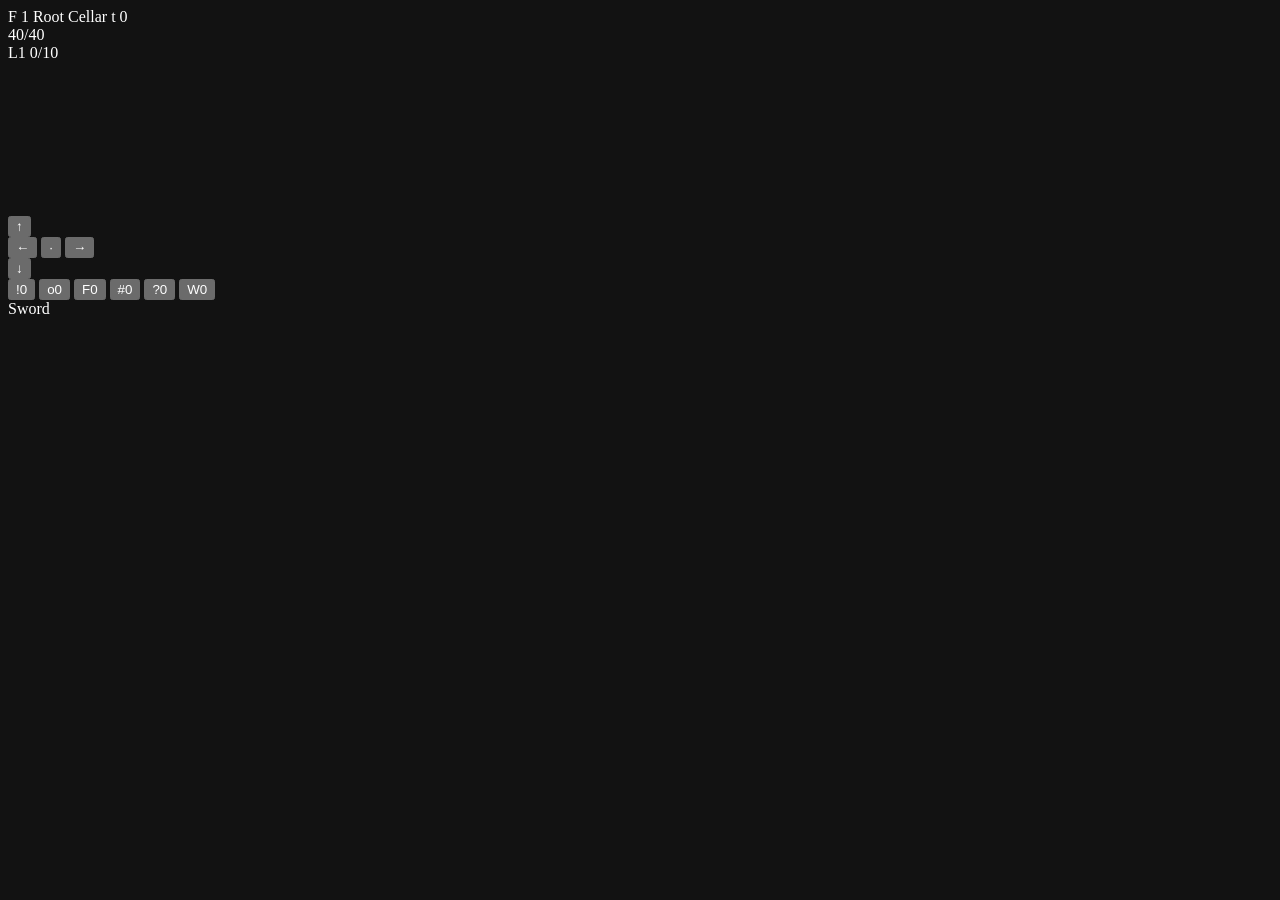
<file: src/page.html>
<!doctype html>
<html lang="en">
<head>
<meta charset="utf-8">
<meta name="viewport" content="width=device-width, initial-scale=1, maximum-scale=1, user-scalable=no, viewport-fit=cover">
<meta name="color-scheme" content="dark">
<meta name="description" content="Ridgeline — climb a hundred-floor tower. One file, no network, offline.">
<meta name="theme-color" content="#0d0f12">
<title>Ridgeline</title>
<style>
/* __RIDGELINE_CSS__ */
</style>
</head>
<body>
<div id="app">
  <header id="hud">
    <div class="hud-row">
      <span id="hud-floor" class="stat">F 1</span>
      <span id="hud-zone" class="stat zone">Root Cellar</span>
      <span id="hud-turn" class="stat dim">t 0</span>
    </div>
    <div class="bars">
      <div class="bar hp"><div id="bar-hp" class="fill"></div><span id="txt-hp" class="bar-label">40/40</span></div>
      <div class="bar xp"><div id="bar-xp" class="fill"></div><span id="txt-xp" class="bar-label">L1 0/10</span></div>
    </div>
  </header>

  <main id="stage">
    <canvas id="game" aria-label="Dungeon view"></canvas>
    <div id="overlay" hidden></div>
  </main>

  <footer id="controls">
    <div id="dpad" aria-label="Move">
      <button class="key up" data-dir="n" aria-label="Move north">↑</button>
      <div class="dpad-mid">
        <button class="key left" data-dir="w" aria-label="Move west">←</button>
        <button class="key wait" data-act="wait" aria-label="Wait a turn">·</button>
        <button class="key right" data-dir="e" aria-label="Move east">→</button>
      </div>
      <button class="key down" data-dir="s" aria-label="Move south">↓</button>
    </div>
    <div id="quick" aria-label="Actions">
      <button class="act" data-use="potion" aria-label="Drink a potion"><span class="g">!</span><span class="c" id="cnt-potion">0</span></button>
      <button class="act" data-use="bomb" aria-label="Throw a bomb"><span class="g">o</span><span class="c" id="cnt-bomb">0</span></button>
      <button class="act" data-use="torch" aria-label="Light a torch"><span class="g">F</span><span class="c" id="cnt-torch">0</span></button>
      <button class="act" data-use="scroll" aria-label="Read a scroll"><span class="g">#</span><span class="c" id="cnt-scroll">0</span></button>
      <button class="act" data-use="elixir" aria-label="Drink an elixir"><span class="g">?</span><span class="c" id="cnt-elixir">0</span></button>
      <button class="act" data-use="wings" aria-label="Use wings"><span class="g">W</span><span class="c" id="cnt-wings">0</span></button>
    </div>
    <div id="weapon-line">
      <span id="hud-weapon" class="stat">Sword</span>
      <span id="hud-mana" class="stat dim"></span>
    </div>
  </footer>

  <section id="log" aria-live="polite" aria-label="Messages"></section>
</div>
<script>
/* __RIDGELINE_JS__ */
</script>
</body>
</html>
</file>
